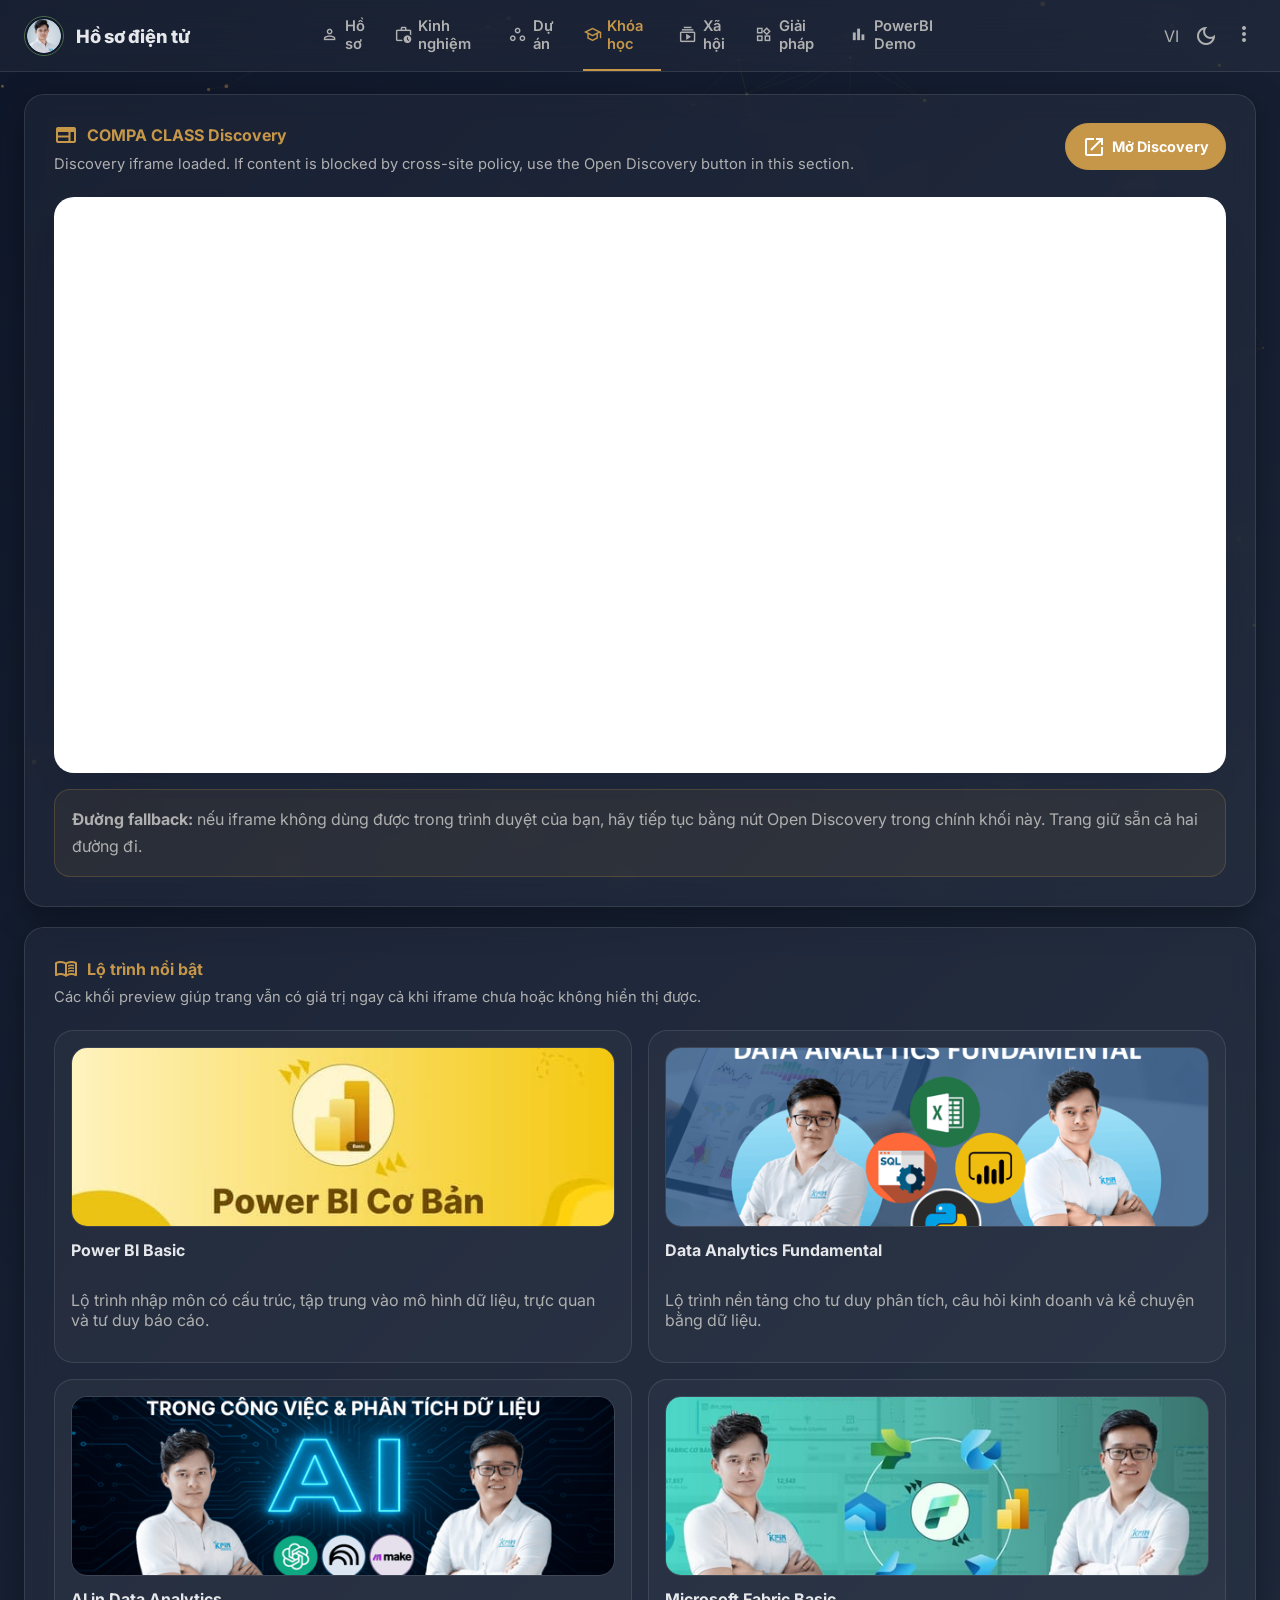
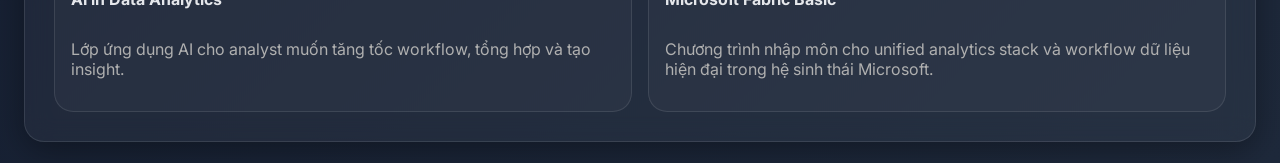
<file: courses.html>
<!DOCTYPE html>
<html class="dark" lang="vi">

<head>
    <meta charset="utf-8" />
    <meta content="width=device-width, initial-scale=1.0" name="viewport" />
    <title>Courses | Nguyen Quang Duc</title>
    <link href="https://fonts.googleapis.com/css2?family=Inter:wght@300;400;500;600;700;800&amp;display=swap"
        rel="stylesheet" />
    <link
        href="https://fonts.googleapis.com/css2?family=Material+Symbols+Outlined:wght,FILL@100..700,0..1&amp;display=swap"
        rel="stylesheet" />
    <link href="./assets/css/subpage-shell.css" rel="stylesheet" />
</head>

<body data-page="courses">
    <canvas id="bgCanvas" class="shell-canvas"></canvas>

    <div class="site-shell">
        <header class="site-header">
            <a class="brand" href="./index.html">
                <img alt="Nguyen Quang Duc" src="./assets/images/KPIM-Duc-Nguyen.png" />
                <span class="brand-title t-lang" data-en="E-Profile" data-vi="Hồ sơ điện tử">E-Profile</span>
            </a>

            <nav class="top-nav">
                <a class="nav-link" data-page-link="profile" href="./index.html"><span
                        class="material-symbols-outlined">person</span><span class="t-lang" data-en="Profile"
                        data-vi="Hồ sơ">Profile</span></a>
                <a class="nav-link" data-page-link="experience" href="./experience.html"><span
                        class="material-symbols-outlined">work_history</span><span class="t-lang" data-en="Experience"
                        data-vi="Kinh nghiệm">Experience</span></a>
                <a class="nav-link" data-page-link="projects" href="./projects.html"><span
                        class="material-symbols-outlined">workspaces</span><span class="t-lang" data-en="Projects"
                        data-vi="Dự án">Projects</span></a>
                <a class="nav-link" data-page-link="courses" href="./courses.html"><span
                        class="material-symbols-outlined">school</span><span class="t-lang" data-en="Courses"
                        data-vi="Khóa học">Courses</span></a>
                <a class="nav-link" data-page-link="socials" href="./socials.html"><span
                        class="material-symbols-outlined">subscriptions</span><span class="t-lang" data-en="Socials"
                        data-vi="Xã hội">Socials</span></a>
                <a class="nav-link" data-page-link="solutions" href="./solutions.html"><span
                        class="material-symbols-outlined">widgets</span><span class="t-lang" data-en="Solutions"
                        data-vi="Giải pháp">Solutions</span></a>
                <a class="nav-link" data-page-link="powerbi" href="./powerbi.html"><span
                        class="material-symbols-outlined">bar_chart</span><span class="t-lang"
                        data-en="PowerBI Demo" data-vi="PowerBI Demo">PowerBI Demo</span></a>
            </nav>

            <div class="header-actions">
                <button class="header-icon-btn" id="lang-toggle-btn" type="button">VI</button>
                <button class="header-icon-btn material-symbols-outlined" id="theme-toggle-btn"
                    type="button">dark_mode</button>
            </div>
        </header>

        <main class="shell-main">
            <section class="glass-panel hero-panel course-embed-shell">
                <div class="section-head">
                    <div>
                        <h2 class="section-title"><span class="material-symbols-outlined">web</span><span class="t-lang"
                                data-en="COMPA CLASS Discovery" data-vi="COMPA CLASS Discovery">COMPA CLASS
                                Discovery</span></h2>
                        <p class="section-subtitle" id="embedStatus"><span class="t-lang"
                                data-en="Trying to load the discovery page directly inside this screen."
                                data-vi="Đang thử tải trực tiếp trang discovery trong màn hình này.">Trying to load the
                                discovery page directly inside this screen.</span></p>
                    </div>
                    <a class="button-link primary" href="https://compaclass.com/discovery" rel="noreferrer"
                        target="_blank">
                        <span class="material-symbols-outlined">open_in_new</span>
                        <span class="t-lang" data-en="Open Discovery" data-vi="Mở Discovery">Open Discovery</span>
                    </a>
                </div>

                <div class="embed-panel course-embed-panel">
                    <iframe id="discoveryFrame" loading="lazy" src="https://compaclass.com/discovery"
                        title="COMPA Discovery"></iframe>
                </div>

                <div class="embed-fallback" id="embedFallback" style="margin-top: 1rem;">
                    <strong class="t-lang" data-en="Fallback route:" data-vi="Đường fallback:">Fallback route:</strong>
                    <span class="t-lang"
                        data-en="if the iframe cannot be used in your browser, continue through the Open Discovery button in this section. This page intentionally keeps both paths available."
                        data-vi="nếu iframe không dùng được trong trình duyệt của bạn, hãy tiếp tục bằng nút Open Discovery trong chính khối này. Trang giữ sẵn cả hai đường đi.">
                        if the iframe cannot be used in your browser, continue through the Open Discovery button in
                        this section. This page intentionally keeps both paths available.
                    </span>
                </div>
            </section>

            <section class="glass-panel hero-panel">
                <div class="section-head">
                    <div>
                        <h2 class="section-title"><span class="material-symbols-outlined">menu_book</span><span
                                class="t-lang" data-en="Featured Learning Tracks" data-vi="Lộ trình nổi bật">Featured
                                Learning Tracks</span></h2>
                        <p class="section-subtitle t-lang"
                            data-en="Preview content blocks that still make the page meaningful even before or without iframe success."
                            data-vi="Các khối preview giúp trang vẫn có giá trị ngay cả khi iframe chưa hoặc không hiển thị được.">
                            Preview content blocks that still make the page meaningful even before or without iframe
                            success.
                        </p>
                    </div>
                </div>

                <div class="channel-grid">
                    <article class="social-card">
                        <img alt="Power BI Basic" src="./assets/images/powerbi_coban_compaclass.jpg" />
                        <h3>Power BI Basic</h3>
                        <p class="muted t-lang"
                            data-en="Structured onboarding track focused on modeling, visuals, and report thinking."
                            data-vi="Lộ trình nhập môn có cấu trúc, tập trung vào mô hình dữ liệu, trực quan và tư duy báo cáo.">
                            Structured onboarding track focused on modeling, visuals, and report thinking.
                        </p>
                    </article>
                    <article class="social-card">
                        <img alt="Data Analytics Fundamental" src="./assets/images/data-analytics-fundamental.webp" />
                        <h3>Data Analytics Fundamental</h3>
                        <p class="muted t-lang"
                            data-en="Foundational path for analytics thinking, business questions, and data storytelling."
                            data-vi="Lộ trình nền tảng cho tư duy phân tích, câu hỏi kinh doanh và kể chuyện bằng dữ liệu.">
                            Foundational path for analytics thinking, business questions, and data storytelling.
                        </p>
                    </article>
                    <article class="social-card">
                        <img alt="AI in Data Analytics" src="./assets/images/ai-data-analytics.webp" />
                        <h3>AI in Data Analytics</h3>
                        <p class="muted t-lang"
                            data-en="Applied AI layer for analysts who want faster workflows, synthesis, and insight generation."
                            data-vi="Lớp ứng dụng AI cho analyst muốn tăng tốc workflow, tổng hợp và tạo insight.">
                            Applied AI layer for analysts who want faster workflows, synthesis, and insight generation.
                        </p>
                    </article>
                    <article class="social-card">
                        <img alt="Microsoft Fabric" src="./assets/images/ms-fabric-basic.webp" />
                        <h3>Microsoft Fabric Basic</h3>
                        <p class="muted t-lang"
                            data-en="Introductory program for unified analytics stacks and modern Microsoft data workflows."
                            data-vi="Chương trình nhập môn cho unified analytics stack và workflow dữ liệu hiện đại trong hệ sinh thái Microsoft.">
                            Introductory program for unified analytics stacks and modern Microsoft data workflows.
                        </p>
                    </article>
                </div>
            </section>
        </main>

        <nav class="bottom-nav">
            <a class="bottom-link" data-page-link="profile" href="./index.html"><span
                    class="material-symbols-outlined">person</span><span class="t-lang" data-en="Profile"
                    data-vi="Hồ sơ">Profile</span></a>
            <a class="bottom-link" data-page-link="experience" href="./experience.html"><span
                    class="material-symbols-outlined">work_history</span><span class="t-lang" data-en="Exp"
                    data-vi="KN">Exp</span></a>
            <a class="bottom-link" data-page-link="projects" href="./projects.html"><span
                    class="material-symbols-outlined">workspaces</span><span class="t-lang" data-en="Projects"
                    data-vi="Dự án">Projects</span></a>
            <a class="bottom-link" data-page-link="courses" href="./courses.html"><span
                    class="material-symbols-outlined">school</span><span class="t-lang" data-en="Courses"
                    data-vi="Khóa học">Courses</span></a>
            <a class="bottom-link" data-page-link="socials" href="./socials.html"><span
                    class="material-symbols-outlined">subscriptions</span><span class="t-lang" data-en="Social"
                    data-vi="XH">Social</span></a>
            <a class="bottom-link" data-page-link="solutions" href="./solutions.html"><span
                    class="material-symbols-outlined">widgets</span><span class="t-lang" data-en="Solutions"
                    data-vi="Giải pháp">Solutions</span></a>
            <a class="bottom-link" data-page-link="powerbi" href="./powerbi.html"><span
                    class="material-symbols-outlined">bar_chart</span><span class="t-lang" data-en="PowerBI"
                    data-vi="PowerBI">PowerBI</span></a>
        </nav>
    </div>

    <script src="./assets/js/subpage-shell.js"></script>
    <script>
        document.addEventListener("DOMContentLoaded", () => {
            const frame = document.getElementById("discoveryFrame");
            const status = document.getElementById("embedStatus");
            let marked = false;

            frame.addEventListener("load", () => {
                marked = true;
                status.textContent = "Discovery iframe loaded. If content is blocked by cross-site policy, use the Open Discovery button in this section.";
            });

            setTimeout(() => {
                if (marked) return;
                status.textContent = "Embed may be blocked in this browser or by remote page policy. Use the Open Discovery button in this section.";
            }, 4500);
        });
    </script>
</body>

</html>
</file>
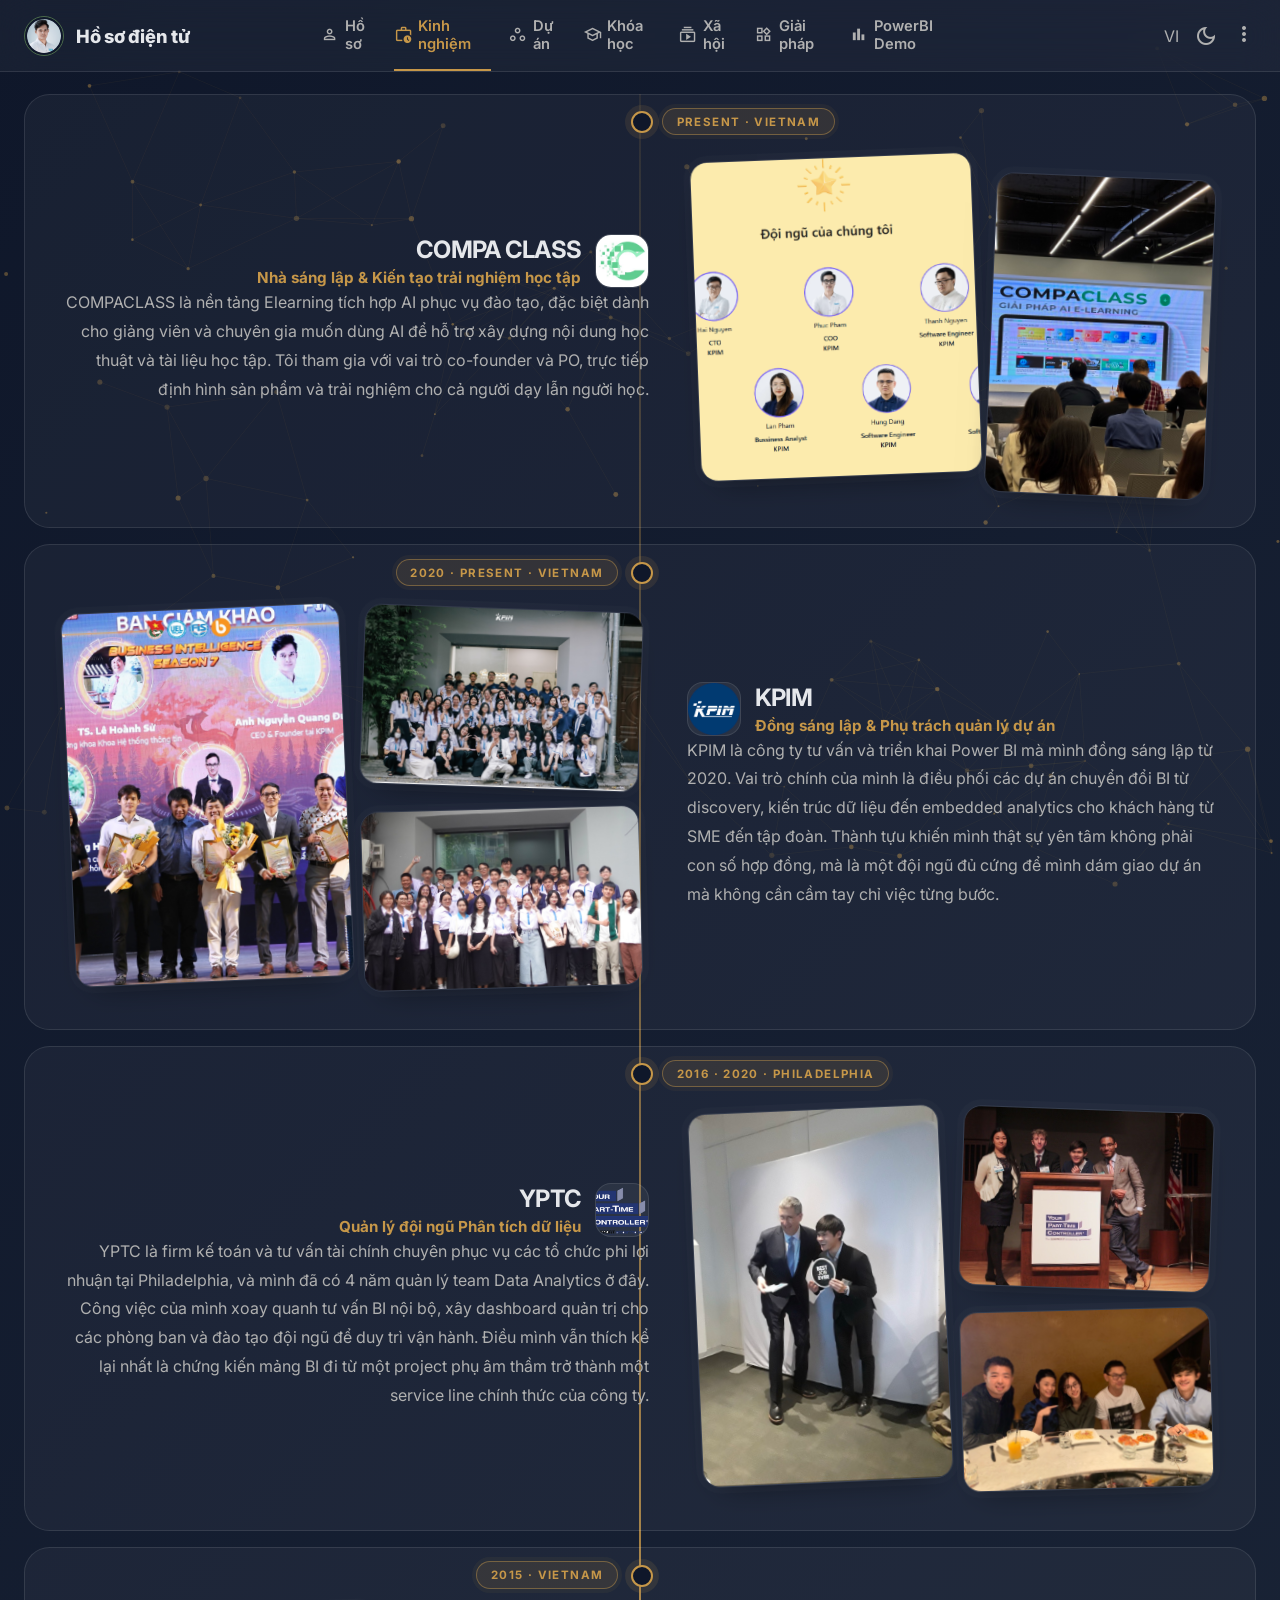
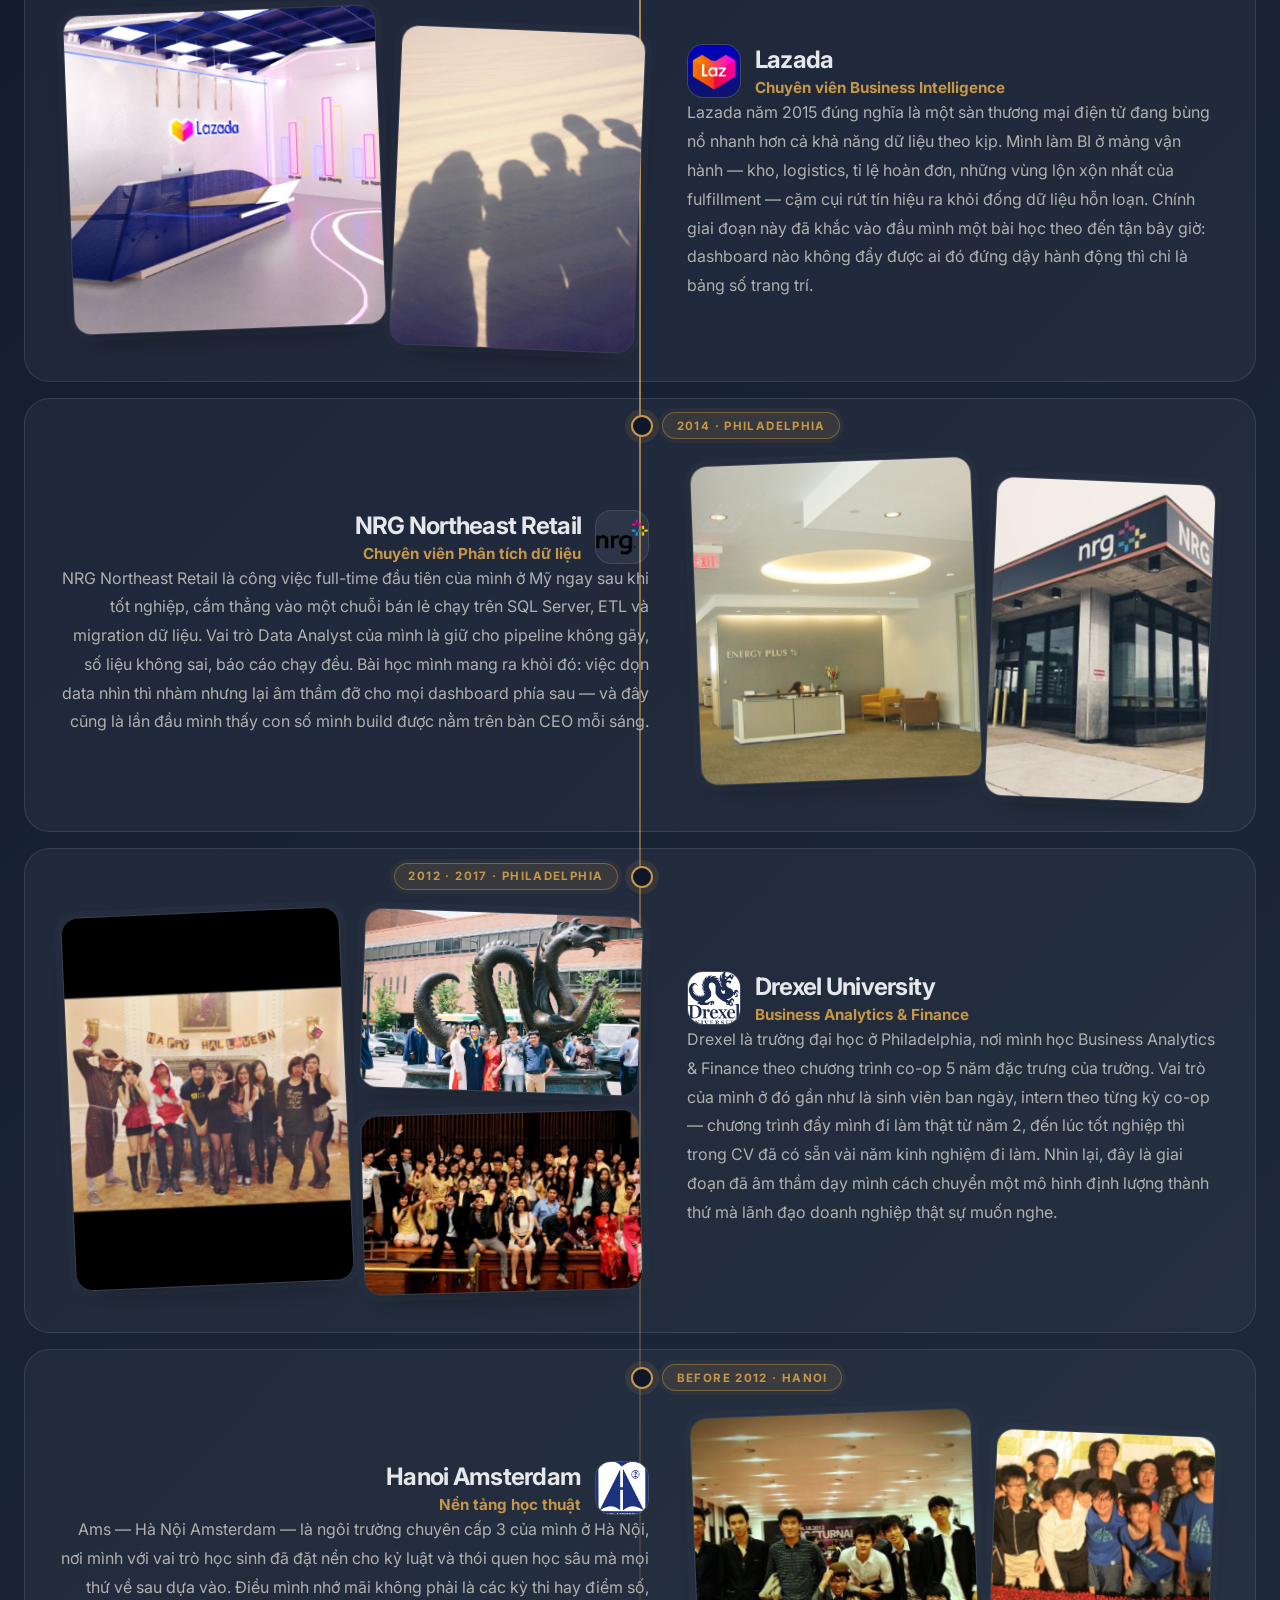
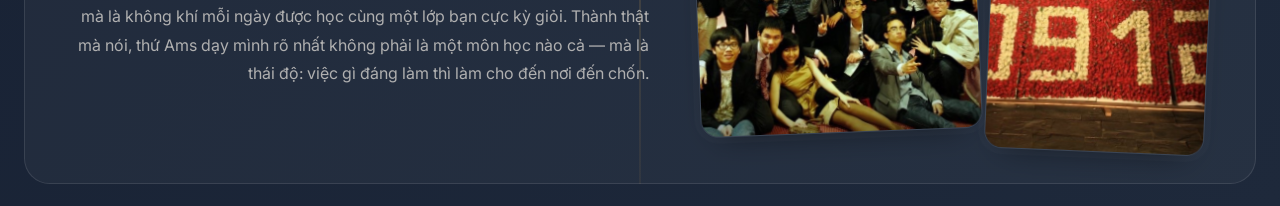
<file: experience.html>
<!DOCTYPE html>
<html class="dark" lang="vi">

<head>
    <meta charset="utf-8" />
    <meta content="width=device-width, initial-scale=1.0" name="viewport" />
    <title>Experience | Nguyen Quang Duc</title>
    <link href="https://fonts.googleapis.com/css2?family=Inter:wght@300;400;500;600;700;800&amp;display=swap"
        rel="stylesheet" />
    <link
        href="https://fonts.googleapis.com/css2?family=Material+Symbols+Outlined:wght,FILL@100..700,0..1&amp;display=swap"
        rel="stylesheet" />
    <link href="./assets/css/subpage-shell.css" rel="stylesheet" />
</head>

<body data-page="experience">
    <canvas id="bgCanvas" class="shell-canvas"></canvas>

    <div class="site-shell">
        <header class="site-header">
            <a class="brand" href="./index.html">
                <img alt="Nguyen Quang Duc" src="./assets/images/KPIM-Duc-Nguyen.png" />
                <span class="brand-title t-lang" data-en="E-Profile" data-vi="Hồ sơ điện tử">E-Profile</span>
            </a>

            <nav class="top-nav">
                <a class="nav-link" data-page-link="profile" href="./index.html">
                    <span class="material-symbols-outlined">person</span>
                    <span class="t-lang" data-en="Profile" data-vi="Hồ sơ">Profile</span>
                </a>
                <a class="nav-link" data-page-link="experience" href="./experience.html">
                    <span class="material-symbols-outlined">work_history</span>
                    <span class="t-lang" data-en="Experience" data-vi="Kinh nghiệm">Experience</span>
                </a>
                <a class="nav-link" data-page-link="projects" href="./projects.html">
                    <span class="material-symbols-outlined">workspaces</span>
                    <span class="t-lang" data-en="Projects" data-vi="Dự án">Projects</span>
                </a>
                <a class="nav-link" data-page-link="courses" href="./courses.html">
                    <span class="material-symbols-outlined">school</span>
                    <span class="t-lang" data-en="Courses" data-vi="Khóa học">Courses</span>
                </a>
                <a class="nav-link" data-page-link="socials" href="./socials.html">
                    <span class="material-symbols-outlined">subscriptions</span>
                    <span class="t-lang" data-en="Socials" data-vi="Xã hội">Socials</span>
                </a>
                <a class="nav-link" data-page-link="solutions" href="./solutions.html">
                    <span class="material-symbols-outlined">widgets</span>
                    <span class="t-lang" data-en="Solutions" data-vi="Giải pháp">Solutions</span>
                </a>
                <a class="nav-link" data-page-link="powerbi" href="./powerbi.html">
                    <span class="material-symbols-outlined">bar_chart</span>
                    <span class="t-lang" data-en="PowerBI Demo" data-vi="PowerBI Demo">PowerBI Demo</span>
                </a>
            </nav>

            <div class="header-actions">
                <button class="header-icon-btn" id="lang-toggle-btn" type="button">VI</button>
                <button class="header-icon-btn material-symbols-outlined" id="theme-toggle-btn"
                    type="button">dark_mode</button>
            </div>
        </header>

        <main class="shell-main">
            <section class="timeline-shell" id="career-timeline">
                <article class="chapter">
                    <div class="chapter-text">
                        <div class="chapter-head">
                            <div class="chapter-org">
                                <img alt="COMPA CLASS" src="./assets/images/COMPA-CLASS.jpg" />
                                <div>
                                    <h2>COMPA CLASS</h2>
                                    <p class="chapter-role t-lang" data-en="Founder &amp; Learning Experience Builder"
                                        data-vi="Nhà sáng lập &amp; Kiến tạo trải nghiệm học tập">Founder &amp; Learning
                                        Experience Builder</p>
                                </div>
                            </div>
                            <div class="chapter-time">Present · Vietnam</div>
                        </div>
                        <div class="chapter-copy">
                            <p class="t-lang"
                                data-en="COMPACLASS is an AI-integrated e-learning platform built for training — specifically for instructors and subject-matter experts who want to use AI to help craft academic content and course materials. I joined as co-founder and PO, shaping the product and the experience for both the people teaching and the people learning."
                                data-vi="COMPACLASS là nền tảng Elearning tích hợp AI phục vụ đào tạo, đặc biệt dành cho giảng viên và chuyên gia muốn dùng AI để hỗ trợ xây dựng nội dung học thuật và tài liệu học tập. Tôi tham gia với vai trò co-founder và PO, trực tiếp định hình sản phẩm và trải nghiệm cho cả người dạy lẫn người học.">
                                COMPACLASS is an AI-integrated e-learning platform built for training — specifically
                                for instructors and subject-matter experts who want to use AI to help craft academic
                                content and course materials. I joined as co-founder and PO, shaping the product and
                                the experience for both the people teaching and the people learning.
                            </p>
                        </div>
                    </div>
                    <div class="photo-book photo-book--2">
                        <img alt="COMPA CLASS visual 1" src="./assets/images/compa/Screenshot%202026-04-21%20223448.png" />
                        <img alt="COMPA CLASS visual 2" src="./assets/images/compa/500755613_122189564984280138_2094216096463381562_n.jpg" />
                    </div>
                </article>

                <article class="chapter chapter--alt">
                    <div class="chapter-text">
                        <div class="chapter-head">
                            <div class="chapter-org">
                                <img alt="KPIM" src="./assets/images/Picture3.png" />
                                <div>
                                    <h2>KPIM</h2>
                                    <p class="chapter-role t-lang" data-en="Co-founder &amp; Project Management Lead"
                                        data-vi="Đồng sáng lập &amp; Phụ trách quản lý dự án">Co-founder &amp; Project
                                        Management Lead</p>
                                </div>
                            </div>
                            <div class="chapter-time">2020 · Present · Vietnam</div>
                        </div>
                        <div class="chapter-copy">
                            <p class="t-lang"
                                data-en="KPIM is the Power BI consulting and delivery firm I co-founded back in 2020. My role is leading BI transformation projects end-to-end — discovery, data architecture, embedded analytics, client conversations — for clients ranging from SMEs to large enterprises. The achievement that actually lets me sleep at night isn't the deal count, it's having built a team sharp enough that I can hand over complex engagements without holding anyone's hand step-by-step."
                                data-vi="KPIM là công ty tư vấn và triển khai Power BI mà mình đồng sáng lập từ 2020. Vai trò chính của mình là điều phối các dự án chuyển đổi BI từ discovery, kiến trúc dữ liệu đến embedded analytics cho khách hàng từ SME đến tập đoàn. Thành tựu khiến mình thật sự yên tâm không phải con số hợp đồng, mà là một đội ngũ đủ cứng để mình dám giao dự án mà không cần cầm tay chỉ việc từng bước.">
                                KPIM is the Power BI consulting and delivery firm I co-founded back in 2020. My role is
                                leading BI transformation projects end-to-end — discovery, data architecture, embedded
                                analytics, client conversations — for clients ranging from SMEs to large enterprises.
                                The achievement that actually lets me sleep at night isn't the deal count, it's having
                                built a team sharp enough that I can hand over complex engagements without holding
                                anyone's hand step-by-step.
                            </p>
                        </div>
                    </div>
                    <div class="photo-book photo-book--3">
                        <img alt="KPIM visual 1" src="./assets/images/kpim/thumb-event-13-1.png" />
                        <img alt="KPIM visual 2" src="./assets/images/kpim/thumb-event-14-1.png" />
                        <img alt="KPIM visual 3" src="./assets/images/kpim/thumb-event-19.png" />
                    </div>
                </article>

                <article class="chapter">
                    <div class="chapter-text">
                        <div class="chapter-head">
                            <div class="chapter-org">
                                <img alt="YPTC" src="./assets/images/YPTC-Logo.png" />
                                <div>
                                    <h2>YPTC</h2>
                                    <p class="chapter-role t-lang" data-en="Data Analytics Team Manager"
                                        data-vi="Quản lý đội ngũ Phân tích dữ liệu">Data Analytics Team Manager</p>
                                </div>
                            </div>
                            <div class="chapter-time">2016 · 2020 · Philadelphia</div>
                        </div>
                        <div class="chapter-copy">
                            <p class="t-lang"
                                data-en="YPTC is an accounting and financial advisory firm serving non-profits in Philadelphia, and I spent four years there managing the Data Analytics team. My work was internal BI consulting, building executive dashboards across departments, and training analysts to keep the lights on. The part I still enjoy telling people about is watching BI graduate from a quiet side project into one of the firm's formal service lines."
                                data-vi="YPTC là firm kế toán và tư vấn tài chính chuyên phục vụ các tổ chức phi lợi nhuận tại Philadelphia, và mình đã có 4 năm quản lý team Data Analytics ở đây. Công việc của mình xoay quanh tư vấn BI nội bộ, xây dashboard quản trị cho các phòng ban và đào tạo đội ngũ để duy trì vận hành. Điều mình vẫn thích kể lại nhất là chứng kiến mảng BI đi từ một project phụ âm thầm trở thành một service line chính thức của công ty.">
                                YPTC is an accounting and financial advisory firm serving non-profits in Philadelphia,
                                and I spent four years there managing the Data Analytics team. My work was internal BI
                                consulting, building executive dashboards across departments, and training analysts to
                                keep the lights on. The part I still enjoy telling people about is watching BI
                                graduate from a quiet side project into one of the firm's formal service lines.
                            </p>
                        </div>
                    </div>
                    <div class="photo-book photo-book--3">
                        <img alt="YPTC visual 1" src="./assets/images/yptc/Image%20(2).jpg" />
                        <img alt="YPTC visual 2" src="./assets/images/yptc/Image%20(3).jpg" />
                        <img alt="YPTC visual 3" src="./assets/images/yptc/Image%20(4).jpg" />
                    </div>
                </article>

                <article class="chapter chapter--alt">
                    <div class="chapter-text">
                        <div class="chapter-head">
                            <div class="chapter-org">
                                <img alt="Lazada" src="./assets/images/logo-lazada.png" />
                                <div>
                                    <h2>Lazada</h2>
                                    <p class="chapter-role t-lang" data-en="Business Intelligence Analyst"
                                        data-vi="Chuyên viên Business Intelligence">Business Intelligence Analyst</p>
                                </div>
                            </div>
                            <div class="chapter-time">2015 · Vietnam</div>
                        </div>
                        <div class="chapter-copy">
                            <p class="t-lang"
                                data-en="Lazada in 2015 was, quite literally, an e-commerce marketplace exploding faster than its data could keep up. I worked on the operations side as a BI analyst — warehouses, logistics, return rates, the messy middle of fulfillment — pulling signal out of chaos. This is the chapter that drilled a lesson I still live by: a dashboard that doesn't make someone stand up and act is just decoration."
                                data-vi="Lazada năm 2015 đúng nghĩa là một sàn thương mại điện tử đang bùng nổ nhanh hơn cả khả năng dữ liệu theo kịp. Mình làm BI ở mảng vận hành — kho, logistics, tỉ lệ hoàn đơn, những vùng lộn xộn nhất của fulfillment — cặm cụi rút tín hiệu ra khỏi đống dữ liệu hỗn loạn. Chính giai đoạn này đã khắc vào đầu mình một bài học theo đến tận bây giờ: dashboard nào không đẩy được ai đó đứng dậy hành động thì chỉ là bảng số trang trí.">
                                Lazada in 2015 was, quite literally, an e-commerce marketplace exploding faster than
                                its data could keep up. I worked on the operations side as a BI analyst — warehouses,
                                logistics, return rates, the messy middle of fulfillment — pulling signal out of
                                chaos. This is the chapter that drilled a lesson I still live by: a dashboard that
                                doesn't make someone stand up and act is just decoration.
                            </p>
                        </div>
                    </div>
                    <div class="photo-book photo-book--2">
                        <img alt="Lazada visual 1" src="./assets/images/lazada/26-tru-so-lazada.jpg" />
                        <img alt="Lazada visual 2" src="./assets/images/lazada/465568648_9461955590487672_160545721048488309_n.jpg" />
                    </div>
                </article>

                <article class="chapter">
                    <div class="chapter-text">
                        <div class="chapter-head">
                            <div class="chapter-org">
                                <img alt="NRG" src="./assets/images/NRG-logo.png" />
                                <div>
                                    <h2>NRG Northeast Retail</h2>
                                    <p class="chapter-role t-lang" data-en="Data Analyst"
                                        data-vi="Chuyên viên Phân tích dữ liệu">Data Analyst</p>
                                </div>
                            </div>
                            <div class="chapter-time">2014 · Philadelphia</div>
                        </div>
                        <div class="chapter-copy">
                            <p class="t-lang"
                                data-en="NRG Northeast Retail was my first full-time gig in the US right out of school, plugged straight into a retail chain that lived on SQL Server, ETL jobs and data migrations. My role as a Data Analyst was to keep the pipelines healthy, the reports honest, and the numbers moving. The takeaway I carried out of there: cleaning data looks unglamorous but quietly props up every dashboard that comes after — and it was the first time I saw numbers I'd built land on a CEO's desk every single morning."
                                data-vi="NRG Northeast Retail là công việc full-time đầu tiên của mình ở Mỹ ngay sau khi tốt nghiệp, cắm thẳng vào một chuỗi bán lẻ chạy trên SQL Server, ETL và migration dữ liệu. Vai trò Data Analyst của mình là giữ cho pipeline không gãy, số liệu không sai, báo cáo chạy đều. Bài học mình mang ra khỏi đó: việc dọn data nhìn thì nhàm nhưng lại âm thầm đỡ cho mọi dashboard phía sau — và đây cũng là lần đầu mình thấy con số mình build được nằm trên bàn CEO mỗi sáng.">
                                NRG Northeast Retail was my first full-time gig in the US right out of school, plugged
                                straight into a retail chain that lived on SQL Server, ETL jobs and data migrations. My
                                role as a Data Analyst was to keep the pipelines healthy, the reports honest, and the
                                numbers moving. The takeaway I carried out of there: cleaning data looks unglamorous
                                but quietly props up every dashboard that comes after — and it was the first time I
                                saw numbers I'd built land on a CEO's desk every single morning.
                            </p>
                        </div>
                    </div>
                    <div class="photo-book photo-book--2">
                        <img alt="NRG visual 1" src="./assets/images/nrg/picture-230-copy.jpg" />
                        <img alt="NRG visual 2" src="./assets/images/nrg/348s.jpg" />
                    </div>
                </article>

                <article class="chapter chapter--alt">
                    <div class="chapter-text">
                        <div class="chapter-head">
                            <div class="chapter-org">
                                <img alt="Drexel University" src="./assets/images/drexel-logo.jpg" />
                                <div>
                                    <h2>Drexel University</h2>
                                    <p class="chapter-role t-lang" data-en="Business Analytics &amp; Finance"
                                        data-vi="Business Analytics &amp; Finance">Business Analytics &amp; Finance</p>
                                </div>
                            </div>
                            <div class="chapter-time">2012 · 2017 · Philadelphia</div>
                        </div>
                        <div class="chapter-copy">
                            <p class="t-lang"
                                data-en="Drexel is the Philadelphia university where I studied Business Analytics & Finance under its signature 5-year co-op program. My role there was essentially student-by-day, intern-by-rotation — the co-op pushed me into real jobs from sophomore year, so by graduation I already had a couple of years of working experience baked into the resume. Looking back, that's the chapter that quietly taught me how to translate a quant model into something a business leader actually wants to hear."
                                data-vi="Drexel là trường đại học ở Philadelphia, nơi mình học Business Analytics & Finance theo chương trình co-op 5 năm đặc trưng của trường. Vai trò của mình ở đó gần như là sinh viên ban ngày, intern theo từng kỳ co-op — chương trình đẩy mình đi làm thật từ năm 2, đến lúc tốt nghiệp thì trong CV đã có sẵn vài năm kinh nghiệm đi làm. Nhìn lại, đây là giai đoạn đã âm thầm dạy mình cách chuyển một mô hình định lượng thành thứ mà lãnh đạo doanh nghiệp thật sự muốn nghe.">
                                Drexel is the Philadelphia university where I studied Business Analytics & Finance
                                under its signature 5-year co-op program. My role there was essentially student-by-day,
                                intern-by-rotation — the co-op pushed me into real jobs from sophomore year, so by
                                graduation I already had a couple of years of working experience baked into the
                                resume. Looking back, that's the chapter that quietly taught me how to translate a
                                quant model into something a business leader actually wants to hear.
                            </p>
                        </div>
                    </div>
                    <div class="photo-book photo-book--3">
                        <img alt="Drexel visual 1" src="./assets/images/drexel/Image.png" />
                        <img alt="Drexel visual 2" src="./assets/images/drexel/466997923_9528820540467843_5253106937595259736_n.jpg" />
                        <img alt="Drexel visual 3" src="./assets/images/drexel/Image%20(5).jpg" />
                    </div>
                </article>

                <article class="chapter">
                    <div class="chapter-text">
                        <div class="chapter-head">
                            <div class="chapter-org">
                                <img alt="Hanoi Amsterdam" src="./assets/images/hnamsterdam-logo.jpg" />
                                <div>
                                    <h2>Hanoi Amsterdam</h2>
                                    <p class="chapter-role t-lang" data-en="Academic Foundation"
                                        data-vi="Nền tảng học thuật">Academic Foundation</p>
                                </div>
                            </div>
                            <div class="chapter-time">Before 2012 · Hanoi</div>
                        </div>
                        <div class="chapter-copy">
                            <p class="t-lang"
                                data-en="Ams — Hanoi Amsterdam — is the specialized high school back in Hanoi where, as a student, I first built the discipline and deep-learning habits that everything else rested on. The part I remember most isn't the exams or the grades, it's the daily atmosphere of studying alongside a ridiculously sharp group of classmates. Honestly, the clearest thing Ams taught me wasn't a subject — it was an attitude: if something is worth doing, do it properly all the way to the end."
                                data-vi="Ams — Hà Nội Amsterdam — là ngôi trường chuyên cấp 3 của mình ở Hà Nội, nơi mình với vai trò học sinh đã đặt nền cho kỷ luật và thói quen học sâu mà mọi thứ về sau dựa vào. Điều mình nhớ mãi không phải là các kỳ thi hay điểm số, mà là không khí mỗi ngày được học cùng một lớp bạn cực kỳ giỏi. Thành thật mà nói, thứ Ams dạy mình rõ nhất không phải là một môn học nào cả — mà là thái độ: việc gì đáng làm thì làm cho đến nơi đến chốn.">
                                Ams — Hanoi Amsterdam — is the specialized high school back in Hanoi where, as a
                                student, I first built the discipline and deep-learning habits that everything else
                                rested on. The part I remember most isn't the exams or the grades, it's the daily
                                atmosphere of studying alongside a ridiculously sharp group of classmates. Honestly,
                                the clearest thing Ams taught me wasn't a subject — it was an attitude: if something
                                is worth doing, do it properly all the way to the end.
                            </p>
                        </div>
                    </div>
                    <div class="photo-book photo-book--2">
                        <img alt="Hanoi Amsterdam visual 1" src="./assets/images/ams/Image%20(6).jpg" />
                        <img alt="Hanoi Amsterdam visual 2" src="./assets/images/ams/Image%20(8).jpg" />
                    </div>
                </article>
            </section>
        </main>

        <nav class="bottom-nav">
            <a class="bottom-link" data-page-link="profile" href="./index.html">
                <span class="material-symbols-outlined">person</span>
                <span class="t-lang" data-en="Profile" data-vi="Hồ sơ">Profile</span>
            </a>
            <a class="bottom-link" data-page-link="experience" href="./experience.html">
                <span class="material-symbols-outlined">work_history</span>
                <span class="t-lang" data-en="Exp" data-vi="KN">Exp</span>
            </a>
            <a class="bottom-link" data-page-link="projects" href="./projects.html">
                <span class="material-symbols-outlined">workspaces</span>
                <span class="t-lang" data-en="Projects" data-vi="Dự án">Projects</span>
            </a>
            <a class="bottom-link" data-page-link="courses" href="./courses.html">
                <span class="material-symbols-outlined">school</span>
                <span class="t-lang" data-en="Courses" data-vi="Khóa học">Courses</span>
            </a>
            <a class="bottom-link" data-page-link="socials" href="./socials.html">
                <span class="material-symbols-outlined">subscriptions</span>
                <span class="t-lang" data-en="Social" data-vi="XH">Social</span>
            </a>
            <a class="bottom-link" data-page-link="solutions" href="./solutions.html">
                <span class="material-symbols-outlined">widgets</span>
                <span class="t-lang" data-en="Solutions" data-vi="Giải pháp">Solutions</span>
            </a>
            <a class="bottom-link" data-page-link="powerbi" href="./powerbi.html">
                <span class="material-symbols-outlined">bar_chart</span>
                <span class="t-lang" data-en="PowerBI" data-vi="PowerBI">PowerBI</span>
            </a>
        </nav>
    </div>

    <script src="./assets/js/subpage-shell.js"></script>
</body>

</html>
</file>
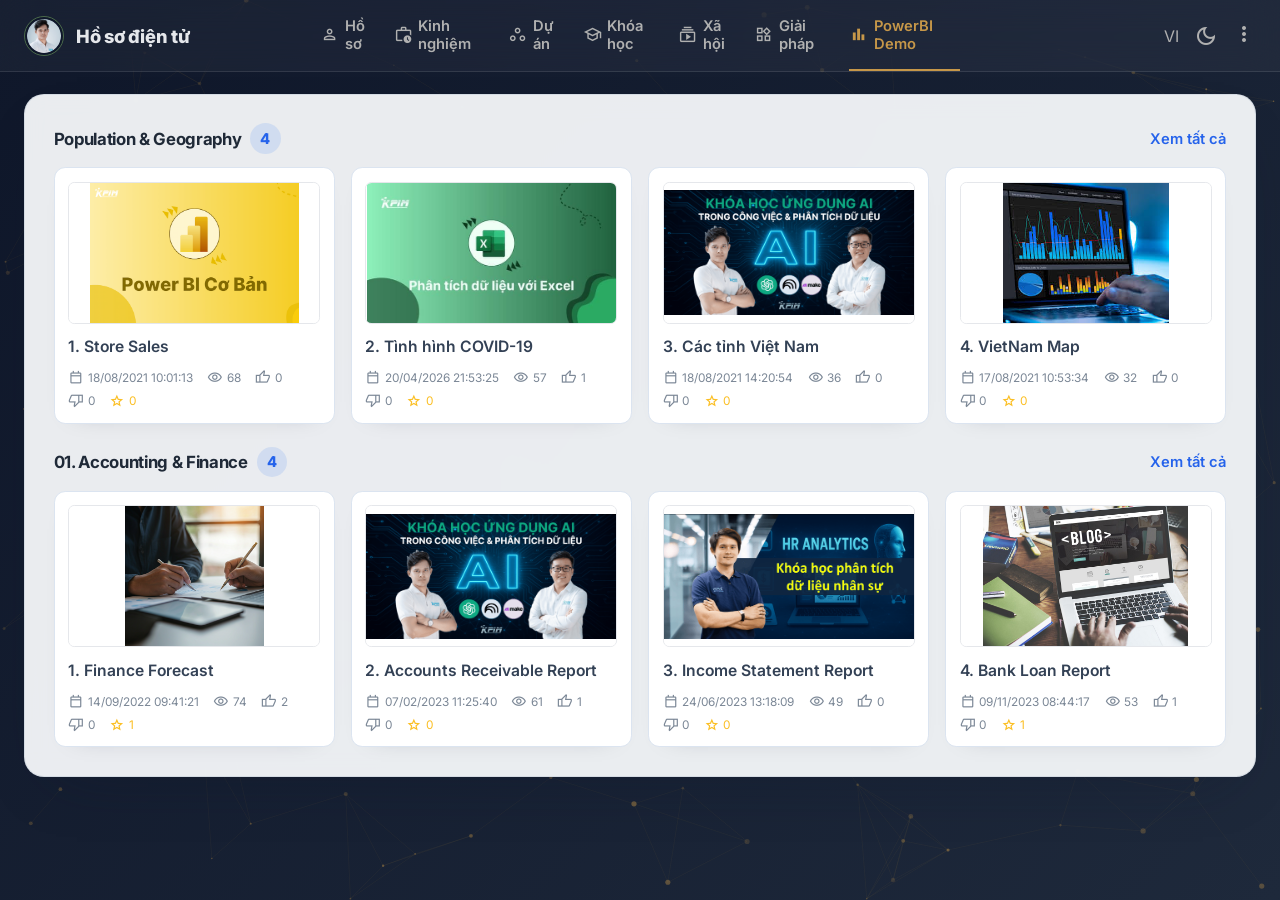
<file: powerbi.html>
<!DOCTYPE html>
<html class="dark" lang="vi">

<head>
    <meta charset="utf-8" />
    <meta content="width=device-width, initial-scale=1.0" name="viewport" />
    <title>PowerBI Demo | Nguyen Quang Duc</title>
    <link href="https://fonts.googleapis.com/css2?family=Inter:wght@300;400;500;600;700;800&amp;display=swap"
        rel="stylesheet" />
    <link
        href="https://fonts.googleapis.com/css2?family=Material+Symbols+Outlined:wght,FILL@100..700,0..1&amp;display=swap"
        rel="stylesheet" />
    <link href="./assets/css/subpage-shell.css" rel="stylesheet" />
</head>

<body data-page="powerbi">
    <canvas id="bgCanvas" class="shell-canvas"></canvas>

    <div class="site-shell">
        <header class="site-header">
            <a class="brand" href="./index.html">
                <img alt="Nguyen Quang Duc" src="./assets/images/KPIM-Duc-Nguyen.png" />
                <span class="brand-title t-lang" data-en="E-Profile" data-vi="Hồ sơ điện tử">E-Profile</span>
            </a>
            <nav class="top-nav">
                <a class="nav-link" data-page-link="profile" href="./index.html"><span
                        class="material-symbols-outlined">person</span><span class="t-lang" data-en="Profile"
                        data-vi="Hồ sơ">Profile</span></a>
                <a class="nav-link" data-page-link="experience" href="./experience.html"><span
                        class="material-symbols-outlined">work_history</span><span class="t-lang" data-en="Experience"
                        data-vi="Kinh nghiệm">Experience</span></a>
                <a class="nav-link" data-page-link="projects" href="./projects.html"><span
                        class="material-symbols-outlined">workspaces</span><span class="t-lang" data-en="Projects"
                        data-vi="Dự án">Projects</span></a>
                <a class="nav-link" data-page-link="courses" href="./courses.html"><span
                        class="material-symbols-outlined">school</span><span class="t-lang" data-en="Courses"
                        data-vi="Khóa học">Courses</span></a>
                <a class="nav-link" data-page-link="socials" href="./socials.html"><span
                        class="material-symbols-outlined">subscriptions</span><span class="t-lang" data-en="Socials"
                        data-vi="Xã hội">Socials</span></a>
                <a class="nav-link" data-page-link="solutions" href="./solutions.html"><span
                        class="material-symbols-outlined">widgets</span><span class="t-lang" data-en="Solutions"
                        data-vi="Giải pháp">Solutions</span></a>
                <a class="nav-link" data-page-link="powerbi" href="./powerbi.html"><span
                        class="material-symbols-outlined">bar_chart</span><span class="t-lang"
                        data-en="PowerBI Demo" data-vi="PowerBI Demo">PowerBI Demo</span></a>
            </nav>
            <div class="header-actions">
                <button class="header-icon-btn" id="lang-toggle-btn" type="button">VI</button>
                <button class="header-icon-btn material-symbols-outlined" id="theme-toggle-btn"
                    type="button">dark_mode</button>
            </div>
        </header>

        <main class="shell-main">
            <section class="glass-panel hero-panel powerbi-gallery-panel">
                <div class="powerbi-gallery-shell">
                    <section class="powerbi-group">
                        <div class="powerbi-group-head">
                            <div class="powerbi-group-title-wrap">
                                <h2 class="powerbi-group-title">Population &amp; Geography</h2>
                                <span class="powerbi-group-count">4</span>
                            </div>
                            <a class="powerbi-group-link t-lang"
                                href="https://app.powerbi.com/view?r=eyJrIjoiYmY4ODMyOWMtOTRkNC00MDEwLWEyYzItYzEzYmI5NWM4ZmVkIiwidCI6IjQxYWI0MmE5LTM4MWItNDhjZi04YTg1LTcyMDQ2NDkyMjk3NiIsImMiOjEwfQ%3D%3D"
                                rel="noreferrer" target="_blank" data-en="View all" data-vi="Xem tất cả">View all</a>
                        </div>

                        <div class="powerbi-report-grid">
                            <a class="powerbi-report-card"
                                href="https://app.powerbi.com/view?r=eyJrIjoiNTE5NTQyNzUtM2ZjMy00N2MwLTgyOGEtYTc1NzMwYTAzNzVlIiwidCI6IjQxYWI0MmE5LTM4MWItNDhjZi04YTg1LTcyMDQ2NDkyMjk3NiIsImMiOjEwfQ%3D%3D"
                                rel="noreferrer" target="_blank">
                                <div class="powerbi-report-thumb">
                                    <img alt="Store Sales" src="./assets/images/asset_013.png" />
                                </div>
                                <h3 class="powerbi-report-title">1. Store Sales</h3>
                                <div class="powerbi-report-meta">
                                    <span class="powerbi-report-meta-item"><span
                                            class="material-symbols-outlined">calendar_today</span><time>18/08/2021
                                            10:01:13</time></span>
                                    <span class="powerbi-report-meta-item"><span
                                            class="material-symbols-outlined">visibility</span>68</span>
                                    <span class="powerbi-report-meta-item"><span
                                            class="material-symbols-outlined">thumb_up</span>0</span>
                                    <span class="powerbi-report-meta-item"><span
                                            class="material-symbols-outlined">thumb_down</span>0</span>
                                    <span class="powerbi-report-meta-item powerbi-report-meta-item--accent"><span
                                            class="material-symbols-outlined">star</span>0</span>
                                </div>
                            </a>

                            <a class="powerbi-report-card"
                                href="https://app.powerbi.com/view?r=eyJrIjoiYmY4ODMyOWMtOTRkNC00MDEwLWEyYzItYzEzYmI5NWM4ZmVkIiwidCI6IjQxYWI0MmE5LTM4MWItNDhjZi04YTg1LTcyMDQ2NDkyMjk3NiIsImMiOjEwfQ%3D%3D"
                                rel="noreferrer" target="_blank">
                                <div class="powerbi-report-thumb">
                                    <img alt="Tinh hinh COVID-19" src="./assets/images/asset_017.png" />
                                </div>
                                <h3 class="powerbi-report-title">2. Tình hình COVID-19</h3>
                                <div class="powerbi-report-meta">
                                    <span class="powerbi-report-meta-item"><span
                                            class="material-symbols-outlined">calendar_today</span><time>20/04/2026
                                            21:53:25</time></span>
                                    <span class="powerbi-report-meta-item"><span
                                            class="material-symbols-outlined">visibility</span>57</span>
                                    <span class="powerbi-report-meta-item"><span
                                            class="material-symbols-outlined">thumb_up</span>1</span>
                                    <span class="powerbi-report-meta-item"><span
                                            class="material-symbols-outlined">thumb_down</span>0</span>
                                    <span class="powerbi-report-meta-item powerbi-report-meta-item--accent"><span
                                            class="material-symbols-outlined">star</span>0</span>
                                </div>
                            </a>

                            <a class="powerbi-report-card"
                                href="https://app.powerbi.com/view?r=eyJrIjoiYmY4ODMyOWMtOTRkNC00MDEwLWEyYzItYzEzYmI5NWM4ZmVkIiwidCI6IjQxYWI0MmE5LTM4MWItNDhjZi04YTg1LTcyMDQ2NDkyMjk3NiIsImMiOjEwfQ%3D%3D"
                                rel="noreferrer" target="_blank">
                                <div class="powerbi-report-thumb">
                                    <img alt="Cac tinh Viet Nam" src="./assets/images/image.png" />
                                </div>
                                <h3 class="powerbi-report-title">3. Các tỉnh Việt Nam</h3>
                                <div class="powerbi-report-meta">
                                    <span class="powerbi-report-meta-item"><span
                                            class="material-symbols-outlined">calendar_today</span><time>18/08/2021
                                            14:20:54</time></span>
                                    <span class="powerbi-report-meta-item"><span
                                            class="material-symbols-outlined">visibility</span>36</span>
                                    <span class="powerbi-report-meta-item"><span
                                            class="material-symbols-outlined">thumb_up</span>0</span>
                                    <span class="powerbi-report-meta-item"><span
                                            class="material-symbols-outlined">thumb_down</span>0</span>
                                    <span class="powerbi-report-meta-item powerbi-report-meta-item--accent"><span
                                            class="material-symbols-outlined">star</span>0</span>
                                </div>
                            </a>

                            <a class="powerbi-report-card"
                                href="https://app.powerbi.com/view?r=eyJrIjoiNTE5NTQyNzUtM2ZjMy00N2MwLTgyOGEtYTc1NzMwYTAzNzVlIiwidCI6IjQxYWI0MmE5LTM4MWItNDhjZi04YTg1LTcyMDQ2NDkyMjk3NiIsImMiOjEwfQ%3D%3D"
                                rel="noreferrer" target="_blank">
                                <div class="powerbi-report-thumb">
                                    <img alt="VietNam Map" src="./assets/images/images.png" />
                                </div>
                                <h3 class="powerbi-report-title">4. VietNam Map</h3>
                                <div class="powerbi-report-meta">
                                    <span class="powerbi-report-meta-item"><span
                                            class="material-symbols-outlined">calendar_today</span><time>17/08/2021
                                            10:53:34</time></span>
                                    <span class="powerbi-report-meta-item"><span
                                            class="material-symbols-outlined">visibility</span>32</span>
                                    <span class="powerbi-report-meta-item"><span
                                            class="material-symbols-outlined">thumb_up</span>0</span>
                                    <span class="powerbi-report-meta-item"><span
                                            class="material-symbols-outlined">thumb_down</span>0</span>
                                    <span class="powerbi-report-meta-item powerbi-report-meta-item--accent"><span
                                            class="material-symbols-outlined">star</span>0</span>
                                </div>
                            </a>
                        </div>
                    </section>

                    <section class="powerbi-group">
                        <div class="powerbi-group-head">
                            <div class="powerbi-group-title-wrap">
                                <h2 class="powerbi-group-title">01. Accounting &amp; Finance</h2>
                                <span class="powerbi-group-count">4</span>
                            </div>
                            <a class="powerbi-group-link t-lang"
                                href="https://app.powerbi.com/view?r=eyJrIjoiYmY4ODMyOWMtOTRkNC00MDEwLWEyYzItYzEzYmI5NWM4ZmVkIiwidCI6IjQxYWI0MmE5LTM4MWItNDhjZi04YTg1LTcyMDQ2NDkyMjk3NiIsImMiOjEwfQ%3D%3D"
                                rel="noreferrer" target="_blank" data-en="View all" data-vi="Xem tất cả">View all</a>
                        </div>

                        <div class="powerbi-report-grid">
                            <a class="powerbi-report-card"
                                href="https://app.powerbi.com/view?r=eyJrIjoiYmY4ODMyOWMtOTRkNC00MDEwLWEyYzItYzEzYmI5NWM4ZmVkIiwidCI6IjQxYWI0MmE5LTM4MWItNDhjZi04YTg1LTcyMDQ2NDkyMjk3NiIsImMiOjEwfQ%3D%3D"
                                rel="noreferrer" target="_blank">
                                <div class="powerbi-report-thumb">
                                    <img alt="Finance Forecast" src="./assets/images/asset_010.png" />
                                </div>
                                <h3 class="powerbi-report-title">1. Finance Forecast</h3>
                                <div class="powerbi-report-meta">
                                    <span class="powerbi-report-meta-item"><span
                                            class="material-symbols-outlined">calendar_today</span><time>14/09/2022
                                            09:41:21</time></span>
                                    <span class="powerbi-report-meta-item"><span
                                            class="material-symbols-outlined">visibility</span>74</span>
                                    <span class="powerbi-report-meta-item"><span
                                            class="material-symbols-outlined">thumb_up</span>2</span>
                                    <span class="powerbi-report-meta-item"><span
                                            class="material-symbols-outlined">thumb_down</span>0</span>
                                    <span class="powerbi-report-meta-item powerbi-report-meta-item--accent"><span
                                            class="material-symbols-outlined">star</span>1</span>
                                </div>
                            </a>

                            <a class="powerbi-report-card"
                                href="https://app.powerbi.com/view?r=eyJrIjoiNTE5NTQyNzUtM2ZjMy00N2MwLTgyOGEtYTc1NzMwYTAzNzVlIiwidCI6IjQxYWI0MmE5LTM4MWItNDhjZi04YTg1LTcyMDQ2NDkyMjk3NiIsImMiOjEwfQ%3D%3D"
                                rel="noreferrer" target="_blank">
                                <div class="powerbi-report-thumb">
                                    <img alt="Accounts Receivable Report" src="./assets/images/asset_014.png" />
                                </div>
                                <h3 class="powerbi-report-title">2. Accounts Receivable Report</h3>
                                <div class="powerbi-report-meta">
                                    <span class="powerbi-report-meta-item"><span
                                            class="material-symbols-outlined">calendar_today</span><time>07/02/2023
                                            11:25:40</time></span>
                                    <span class="powerbi-report-meta-item"><span
                                            class="material-symbols-outlined">visibility</span>61</span>
                                    <span class="powerbi-report-meta-item"><span
                                            class="material-symbols-outlined">thumb_up</span>1</span>
                                    <span class="powerbi-report-meta-item"><span
                                            class="material-symbols-outlined">thumb_down</span>0</span>
                                    <span class="powerbi-report-meta-item powerbi-report-meta-item--accent"><span
                                            class="material-symbols-outlined">star</span>0</span>
                                </div>
                            </a>

                            <a class="powerbi-report-card"
                                href="https://app.powerbi.com/view?r=eyJrIjoiYmY4ODMyOWMtOTRkNC00MDEwLWEyYzItYzEzYmI5NWM4ZmVkIiwidCI6IjQxYWI0MmE5LTM4MWItNDhjZi04YTg1LTcyMDQ2NDkyMjk3NiIsImMiOjEwfQ%3D%3D"
                                rel="noreferrer" target="_blank">
                                <div class="powerbi-report-thumb">
                                    <img alt="Income Statement Report" src="./assets/images/asset_016.png" />
                                </div>
                                <h3 class="powerbi-report-title">3. Income Statement Report</h3>
                                <div class="powerbi-report-meta">
                                    <span class="powerbi-report-meta-item"><span
                                            class="material-symbols-outlined">calendar_today</span><time>24/06/2023
                                            13:18:09</time></span>
                                    <span class="powerbi-report-meta-item"><span
                                            class="material-symbols-outlined">visibility</span>49</span>
                                    <span class="powerbi-report-meta-item"><span
                                            class="material-symbols-outlined">thumb_up</span>0</span>
                                    <span class="powerbi-report-meta-item"><span
                                            class="material-symbols-outlined">thumb_down</span>0</span>
                                    <span class="powerbi-report-meta-item powerbi-report-meta-item--accent"><span
                                            class="material-symbols-outlined">star</span>0</span>
                                </div>
                            </a>

                            <a class="powerbi-report-card"
                                href="https://app.powerbi.com/view?r=eyJrIjoiNTE5NTQyNzUtM2ZjMy00N2MwLTgyOGEtYTc1NzMwYTAzNzVlIiwidCI6IjQxYWI0MmE5LTM4MWItNDhjZi04YTg1LTcyMDQ2NDkyMjk3NiIsImMiOjEwfQ%3D%3D"
                                rel="noreferrer" target="_blank">
                                <div class="powerbi-report-thumb">
                                    <img alt="Bank Loan Report" src="./assets/images/asset_011.png" />
                                </div>
                                <h3 class="powerbi-report-title">4. Bank Loan Report</h3>
                                <div class="powerbi-report-meta">
                                    <span class="powerbi-report-meta-item"><span
                                            class="material-symbols-outlined">calendar_today</span><time>09/11/2023
                                            08:44:17</time></span>
                                    <span class="powerbi-report-meta-item"><span
                                            class="material-symbols-outlined">visibility</span>53</span>
                                    <span class="powerbi-report-meta-item"><span
                                            class="material-symbols-outlined">thumb_up</span>1</span>
                                    <span class="powerbi-report-meta-item"><span
                                            class="material-symbols-outlined">thumb_down</span>0</span>
                                    <span class="powerbi-report-meta-item powerbi-report-meta-item--accent"><span
                                            class="material-symbols-outlined">star</span>1</span>
                                </div>
                            </a>
                        </div>
                    </section>
                </div>
            </section>
        </main>

        <nav class="bottom-nav">
            <a class="bottom-link" data-page-link="profile" href="./index.html"><span
                    class="material-symbols-outlined">person</span><span class="t-lang" data-en="Profile"
                    data-vi="Hồ sơ">Profile</span></a>
            <a class="bottom-link" data-page-link="experience" href="./experience.html"><span
                    class="material-symbols-outlined">work_history</span><span class="t-lang" data-en="Exp"
                    data-vi="KN">Exp</span></a>
            <a class="bottom-link" data-page-link="projects" href="./projects.html"><span
                    class="material-symbols-outlined">workspaces</span><span class="t-lang" data-en="Projects"
                    data-vi="Dự án">Projects</span></a>
            <a class="bottom-link" data-page-link="courses" href="./courses.html"><span
                    class="material-symbols-outlined">school</span><span class="t-lang" data-en="Courses"
                    data-vi="Khóa học">Courses</span></a>
            <a class="bottom-link" data-page-link="socials" href="./socials.html"><span
                    class="material-symbols-outlined">subscriptions</span><span class="t-lang" data-en="Social"
                    data-vi="XH">Social</span></a>
            <a class="bottom-link" data-page-link="solutions" href="./solutions.html"><span
                    class="material-symbols-outlined">widgets</span><span class="t-lang" data-en="Solutions"
                    data-vi="Giải pháp">Solutions</span></a>
            <a class="bottom-link" data-page-link="powerbi" href="./powerbi.html"><span
                    class="material-symbols-outlined">bar_chart</span><span class="t-lang" data-en="PowerBI"
                    data-vi="PowerBI">PowerBI</span></a>
        </nav>
    </div>

    <script src="./assets/js/subpage-shell.js"></script>
</body>

</html>
</file>
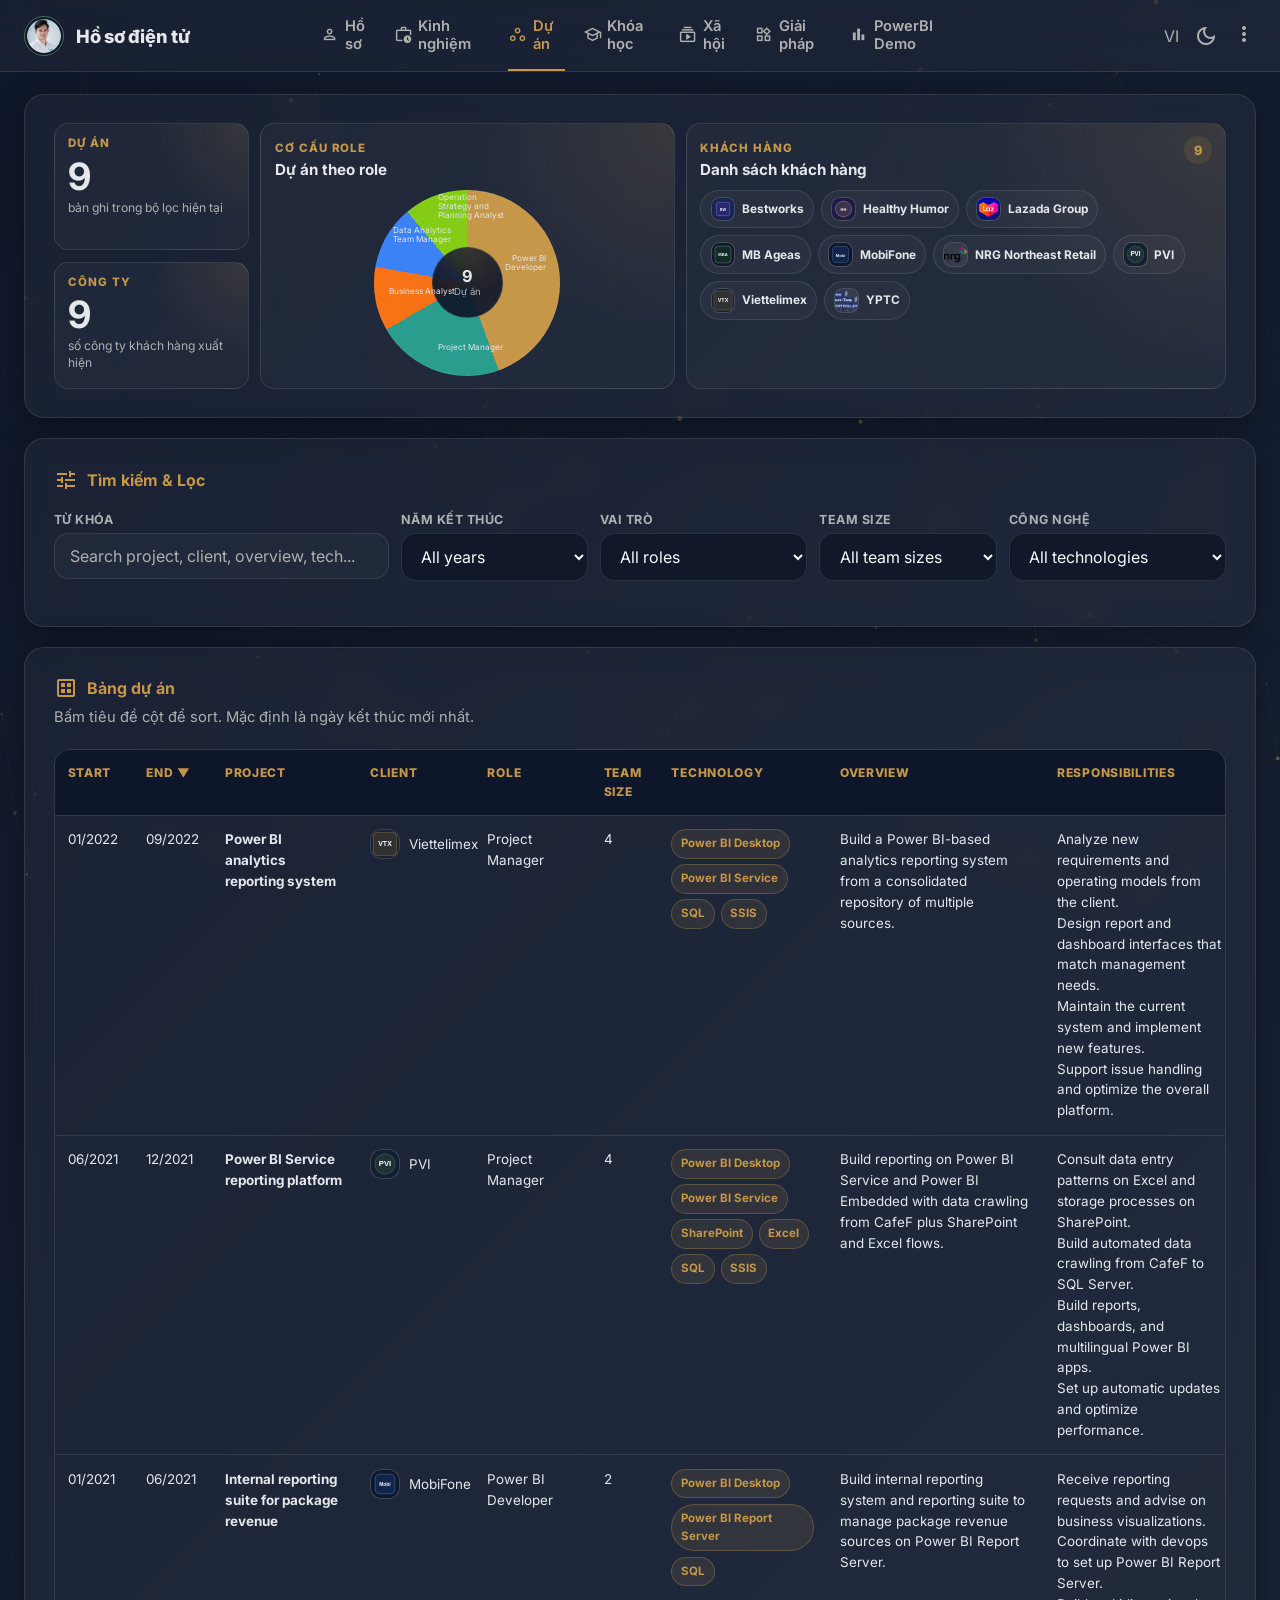
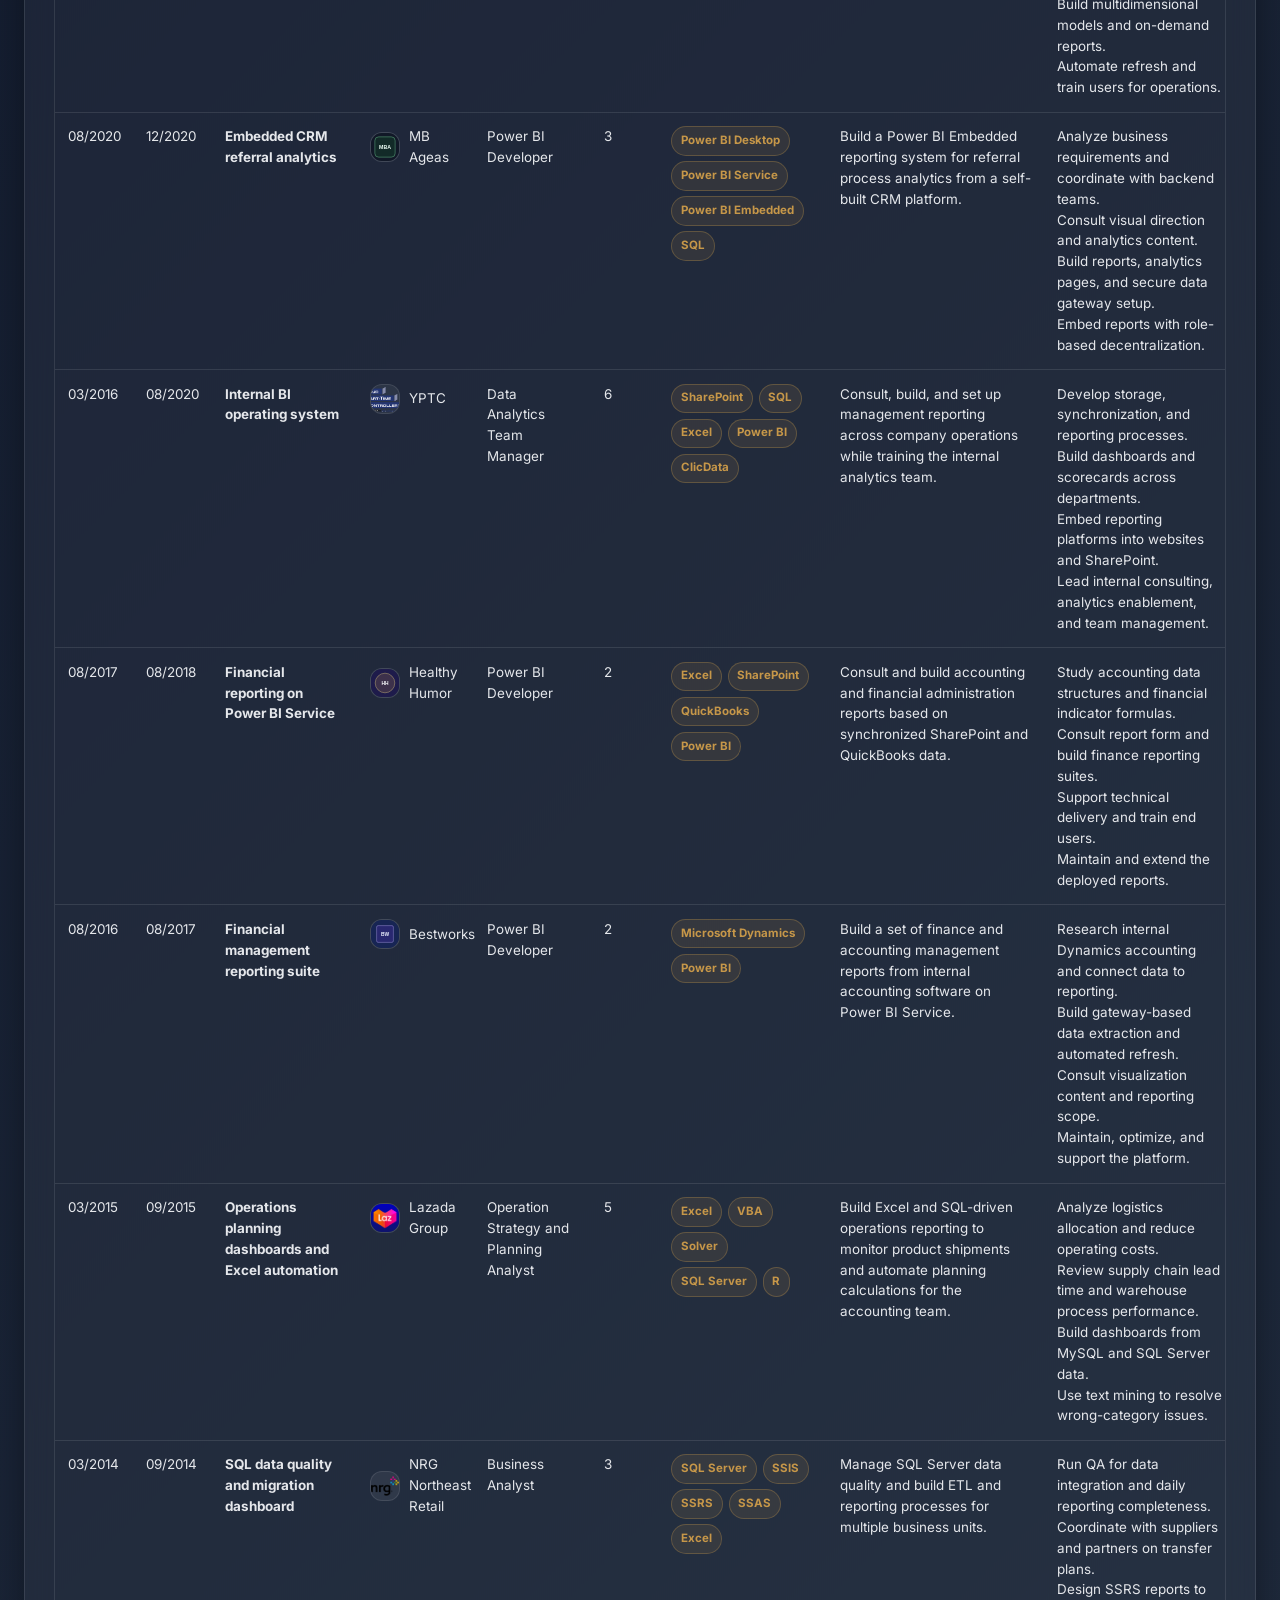
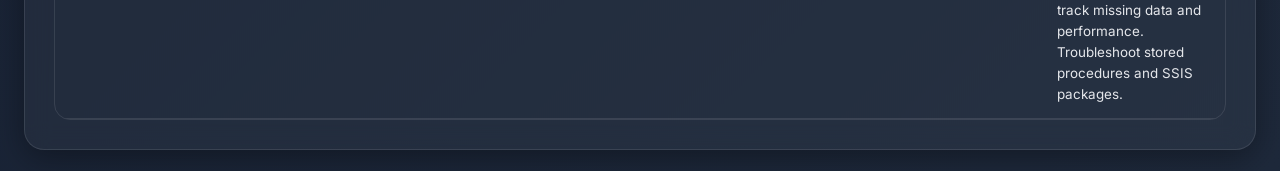
<file: projects.html>
<!DOCTYPE html>
<html class="dark" lang="vi">

<head>
    <meta charset="utf-8" />
    <meta content="width=device-width, initial-scale=1.0" name="viewport" />
    <title>Projects | Nguyen Quang Duc</title>
    <link href="https://fonts.googleapis.com/css2?family=Inter:wght@300;400;500;600;700;800&amp;display=swap"
        rel="stylesheet" />
    <link
        href="https://fonts.googleapis.com/css2?family=Material+Symbols+Outlined:wght,FILL@100..700,0..1&amp;display=swap"
        rel="stylesheet" />
    <link href="./assets/css/subpage-shell.css" rel="stylesheet" />
</head>

<body data-page="projects">
    <canvas id="bgCanvas" class="shell-canvas"></canvas>

    <div class="site-shell">
        <header class="site-header">
            <a class="brand" href="./index.html">
                <img alt="Nguyen Quang Duc" src="./assets/images/KPIM-Duc-Nguyen.png" />
                <span class="brand-title t-lang" data-en="E-Profile" data-vi="Hồ sơ điện tử">E-Profile</span>
            </a>

            <nav class="top-nav">
                <a class="nav-link" data-page-link="profile" href="./index.html">
                    <span class="material-symbols-outlined">person</span>
                    <span class="t-lang" data-en="Profile" data-vi="Hồ sơ">Profile</span>
                </a>
                <a class="nav-link" data-page-link="experience" href="./experience.html">
                    <span class="material-symbols-outlined">work_history</span>
                    <span class="t-lang" data-en="Experience" data-vi="Kinh nghiệm">Experience</span>
                </a>
                <a class="nav-link" data-page-link="projects" href="./projects.html">
                    <span class="material-symbols-outlined">workspaces</span>
                    <span class="t-lang" data-en="Projects" data-vi="Dự án">Projects</span>
                </a>
                <a class="nav-link" data-page-link="courses" href="./courses.html">
                    <span class="material-symbols-outlined">school</span>
                    <span class="t-lang" data-en="Courses" data-vi="Khóa học">Courses</span>
                </a>
                <a class="nav-link" data-page-link="socials" href="./socials.html">
                    <span class="material-symbols-outlined">subscriptions</span>
                    <span class="t-lang" data-en="Socials" data-vi="Xã hội">Socials</span>
                </a>
                <a class="nav-link" data-page-link="solutions" href="./solutions.html">
                    <span class="material-symbols-outlined">widgets</span>
                    <span class="t-lang" data-en="Solutions" data-vi="Giải pháp">Solutions</span>
                </a>
                <a class="nav-link" data-page-link="powerbi" href="./powerbi.html">
                    <span class="material-symbols-outlined">bar_chart</span>
                    <span class="t-lang" data-en="PowerBI Demo" data-vi="PowerBI Demo">PowerBI Demo</span>
                </a>
            </nav>

            <div class="header-actions">
                <button class="header-icon-btn" id="lang-toggle-btn" type="button">VI</button>
                <button class="header-icon-btn material-symbols-outlined" id="theme-toggle-btn"
                    type="button">dark_mode</button>
            </div>
        </header>

        <main class="shell-main">
            <section class="glass-panel hero-panel project-summary-panel">
                <div class="project-summary-grid">
                    <div class="project-metric-stack">
                        <article class="project-metric-card">
                            <span class="project-metric-label t-lang" data-en="Projects" data-vi="Dự án">Projects</span>
                            <strong id="project-count">9</strong>
                            <p class="t-lang" data-en="records in the current filtered view"
                                data-vi="bản ghi trong bộ lọc hiện tại">records in the current filtered view</p>
                        </article>
                        <article class="project-metric-card">
                            <span class="project-metric-label t-lang" data-en="Companies" data-vi="Công ty">Companies</span>
                            <strong id="company-count">9</strong>
                            <p class="t-lang" data-en="unique client companies represented"
                                data-vi="số công ty khách hàng xuất hiện">unique client companies represented</p>
                        </article>
                    </div>

                    <div class="project-insight-grid">
                        <article class="project-visual-card">
                            <div class="project-card-head">
                                <div>
                                    <span class="project-card-kicker t-lang" data-en="Role Mix" data-vi="Cơ cấu role">Role
                                        Mix</span>
                                    <h2 class="project-card-title t-lang" data-en="Projects by Role"
                                        data-vi="Dự án theo role">Projects by Role</h2>
                                </div>
                            </div>
                            <div class="project-role-layout">
                                <div class="project-role-chart" id="roleChart" role="img"
                                    aria-label="Project distribution by role">
                                    <div class="project-role-chart-center">
                                        <strong id="roleChartTotal">9</strong>
                                        <span class="t-lang" data-en="Projects" data-vi="Dự án">Projects</span>
                                    </div>
                                    <div class="project-role-labels" id="roleLabels"></div>
                                </div>
                            </div>
                        </article>

                        <article class="project-visual-card">
                            <div class="project-card-head">
                                <div>
                                    <span class="project-card-kicker t-lang" data-en="Clients" data-vi="Khách hàng">Clients</span>
                                    <h2 class="project-card-title t-lang" data-en="Company List"
                                        data-vi="Danh sách khách hàng">Company List</h2>
                                </div>
                                <span class="project-client-badge" id="clientCountBadge">9</span>
                            </div>
                            <div class="project-client-directory" id="clientDirectory"></div>
                        </article>
                    </div>

                    <div class="hero-copy">
                        <span class="hero-kicker">
                            <span class="material-symbols-outlined">table_chart</span>
                            <span class="t-lang" data-en="Project Inventory" data-vi="Kho dự án">Project Inventory</span>
                        </span>
                        <h1 class="t-lang"
                            data-en="Structured delivery history with table controls, filters, and technology bubbles."
                            data-vi="Lịch sử triển khai được cấu trúc thành bảng với tìm kiếm, bộ lọc và bubble công nghệ.">
                            Structured delivery history with table controls, filters, and technology bubbles.
                        </h1>
                        <p class="t-lang"
                            data-en="This page transforms the project section from the CV into a searchable project inventory. Default sorting follows the latest end date, while filters help narrow the list by year, role, team size, and technology."
                            data-vi="Trang này chuyển phần dự án trong CV thành một kho dữ liệu có thể tìm kiếm. Mặc định danh sách được sắp xếp theo ngày kết thúc mới nhất, đồng thời có bộ lọc theo năm, vai trò, quy mô team và công nghệ.">
                            This page transforms the project section from the CV into a searchable project inventory.
                            Default sorting follows the latest end date, while filters help narrow the list by year,
                            role, team size, and technology.
                        </p>
                    </div>
                    <div class="meta-grid">
                        <div class="meta-card">
                            <strong id="project-count-legacy">9</strong>
                            <span class="t-lang" data-en="project records seeded from KPIM CV"
                                data-vi="bản ghi dự án seed từ CV KPIM">project records seeded from KPIM CV</span>
                        </div>
                        <div class="meta-card">
                            <strong>Default Sort</strong>
                            <span class="t-lang" data-en="End date descending, switchable by header click"
                                data-vi="Sắp xếp theo ngày kết thúc giảm dần, có thể đổi bằng cách bấm tiêu đề cột">End
                                date descending, switchable by header click</span>
                        </div>
                        <div class="meta-card">
                            <strong>Filter Set</strong>
                            <span class="t-lang" data-en="Year, role, team size, technology"
                                data-vi="Năm, vai trò, team size, công nghệ">Year, role, team size, technology</span>
                        </div>
                        <div class="meta-card">
                            <strong>Responsive</strong>
                            <span class="t-lang" data-en="Table on desktop, cards on mobile"
                                data-vi="Bảng trên desktop, card trên mobile">Table on desktop, cards on mobile</span>
                        </div>
                    </div>
                </div>
            </section>

            <section class="glass-panel hero-panel">
                <div class="section-head">
                    <div>
                        <h2 class="section-title">
                            <span class="material-symbols-outlined">tune</span>
                            <span class="t-lang" data-en="Search &amp; Filter" data-vi="Tìm kiếm &amp; Lọc">Search &amp;
                                Filter</span>
                        </h2>
                    </div>
                </div>

                <div class="filters-row">
                    <div style="flex: 2 1 280px;">
                        <label class="field-label t-lang" data-en="Keyword Search" data-vi="Từ khóa">Keyword Search</label>
                        <input class="input" id="searchInput" placeholder="Search project, client, overview, tech..." />
                    </div>
                    <div style="flex: 1 1 160px;">
                        <label class="field-label t-lang" data-en="End Year" data-vi="Năm kết thúc">End Year</label>
                        <select class="select" id="yearFilter"></select>
                    </div>
                    <div style="flex: 1 1 180px;">
                        <label class="field-label t-lang" data-en="Role" data-vi="Vai trò">Role</label>
                        <select class="select" id="roleFilter"></select>
                    </div>
                    <div style="flex: 1 1 150px;">
                        <label class="field-label t-lang" data-en="Team Size" data-vi="Team size">Team Size</label>
                        <select class="select" id="teamFilter"></select>
                    </div>
                    <div style="flex: 1 1 190px;">
                        <label class="field-label t-lang" data-en="Technology" data-vi="Công nghệ">Technology</label>
                        <select class="select" id="techFilter"></select>
                    </div>
                </div>

            </section>

            <section class="glass-panel hero-panel">
                <div class="section-head">
                    <div>
                        <h2 class="section-title">
                            <span class="material-symbols-outlined">dataset</span>
                            <span class="t-lang" data-en="Project Table" data-vi="Bảng dự án">Project Table</span>
                        </h2>
                        <p class="section-subtitle">
                            <span class="t-lang" data-en="Click any header to sort. Default is by latest end date."
                                data-vi="Bấm tiêu đề cột để sort. Mặc định là ngày kết thúc mới nhất.">Click any header
                                to sort. Default is by latest end date.</span>
                        </p>
                    </div>
                </div>

                <div class="table-wrap">
                    <table class="data-table" id="projectsTable">
                        <thead id="projectsHead"></thead>
                        <tbody id="projectsBody"></tbody>
                    </table>
                </div>

                <div class="mobile-card-list" id="projectsMobile"></div>
            </section>
        </main>

        <nav class="bottom-nav">
            <a class="bottom-link" data-page-link="profile" href="./index.html">
                <span class="material-symbols-outlined">person</span>
                <span class="t-lang" data-en="Profile" data-vi="Hồ sơ">Profile</span>
            </a>
            <a class="bottom-link" data-page-link="experience" href="./experience.html">
                <span class="material-symbols-outlined">work_history</span>
                <span class="t-lang" data-en="Exp" data-vi="KN">Exp</span>
            </a>
            <a class="bottom-link" data-page-link="projects" href="./projects.html">
                <span class="material-symbols-outlined">workspaces</span>
                <span class="t-lang" data-en="Projects" data-vi="Dự án">Projects</span>
            </a>
            <a class="bottom-link" data-page-link="courses" href="./courses.html">
                <span class="material-symbols-outlined">school</span>
                <span class="t-lang" data-en="Courses" data-vi="Khóa học">Courses</span>
            </a>
            <a class="bottom-link" data-page-link="socials" href="./socials.html">
                <span class="material-symbols-outlined">subscriptions</span>
                <span class="t-lang" data-en="Social" data-vi="XH">Social</span>
            </a>
            <a class="bottom-link" data-page-link="solutions" href="./solutions.html">
                <span class="material-symbols-outlined">widgets</span>
                <span class="t-lang" data-en="Solutions" data-vi="Giải pháp">Solutions</span>
            </a>
            <a class="bottom-link" data-page-link="powerbi" href="./powerbi.html">
                <span class="material-symbols-outlined">bar_chart</span>
                <span class="t-lang" data-en="PowerBI" data-vi="PowerBI">PowerBI</span>
            </a>
        </nav>
    </div>

    <script src="./assets/js/subpage-shell.js"></script>
    <script>
        const projects = [
            {
                startDate: "2022-01",
                endDate: "2022-09",
                projectName: "Power BI analytics reporting system",
                clientName: "Viettelimex",
                clientLogo: "./assets/images/clients/viettelimex.svg",
                role: "Project Manager",
                teamSize: 4,
                technologies: ["Power BI Desktop", "Power BI Service", "SQL", "SSIS"],
                overview: "Build a Power BI-based analytics reporting system from a consolidated repository of multiple sources.",
                responsibilities: [
                    "Analyze new requirements and operating models from the client.",
                    "Design report and dashboard interfaces that match management needs.",
                    "Maintain the current system and implement new features.",
                    "Support issue handling and optimize the overall platform."
                ]
            },
            {
                startDate: "2021-06",
                endDate: "2021-12",
                projectName: "Power BI Service reporting platform",
                clientName: "PVI",
                clientLogo: "./assets/images/clients/pvi.svg",
                role: "Project Manager",
                teamSize: 4,
                technologies: ["Power BI Desktop", "Power BI Service", "SharePoint", "Excel", "SQL", "SSIS"],
                overview: "Build reporting on Power BI Service and Power BI Embedded with data crawling from CafeF plus SharePoint and Excel flows.",
                responsibilities: [
                    "Consult data entry patterns on Excel and storage processes on SharePoint.",
                    "Build automated data crawling from CafeF to SQL Server.",
                    "Build reports, dashboards, and multilingual Power BI apps.",
                    "Set up automatic updates and optimize performance."
                ]
            },
            {
                startDate: "2021-01",
                endDate: "2021-06",
                projectName: "Internal reporting suite for package revenue",
                clientName: "MobiFone",
                clientLogo: "./assets/images/clients/mobifone.svg",
                role: "Power BI Developer",
                teamSize: 2,
                technologies: ["Power BI Desktop", "Power BI Report Server", "SQL"],
                overview: "Build internal reporting system and reporting suite to manage package revenue sources on Power BI Report Server.",
                responsibilities: [
                    "Receive reporting requests and advise on business visualizations.",
                    "Coordinate with devops to set up Power BI Report Server.",
                    "Build multidimensional models and on-demand reports.",
                    "Automate refresh and train users for operations."
                ]
            },
            {
                startDate: "2020-08",
                endDate: "2020-12",
                projectName: "Embedded CRM referral analytics",
                clientName: "MB Ageas",
                clientLogo: "./assets/images/clients/mb-ageas.svg",
                role: "Power BI Developer",
                teamSize: 3,
                technologies: ["Power BI Desktop", "Power BI Service", "Power BI Embedded", "SQL"],
                overview: "Build a Power BI Embedded reporting system for referral process analytics from a self-built CRM platform.",
                responsibilities: [
                    "Analyze business requirements and coordinate with backend teams.",
                    "Consult visual direction and analytics content.",
                    "Build reports, analytics pages, and secure data gateway setup.",
                    "Embed reports with role-based decentralization."
                ]
            },
            {
                startDate: "2016-03",
                endDate: "2020-08",
                projectName: "Internal BI operating system",
                clientName: "YPTC",
                clientLogo: "./assets/images/YPTC-Logo.png",
                role: "Data Analytics Team Manager",
                teamSize: 6,
                technologies: ["SharePoint", "SQL", "Excel", "Power BI", "ClicData"],
                overview: "Consult, build, and set up management reporting across company operations while training the internal analytics team.",
                responsibilities: [
                    "Develop storage, synchronization, and reporting processes.",
                    "Build dashboards and scorecards across departments.",
                    "Embed reporting platforms into websites and SharePoint.",
                    "Lead internal consulting, analytics enablement, and team management."
                ]
            },
            {
                startDate: "2017-08",
                endDate: "2018-08",
                projectName: "Financial reporting on Power BI Service",
                clientName: "Healthy Humor",
                clientLogo: "./assets/images/clients/healthy-humor.svg",
                role: "Power BI Developer",
                teamSize: 2,
                technologies: ["Excel", "SharePoint", "QuickBooks", "Power BI"],
                overview: "Consult and build accounting and financial administration reports based on synchronized SharePoint and QuickBooks data.",
                responsibilities: [
                    "Study accounting data structures and financial indicator formulas.",
                    "Consult report form and build finance reporting suites.",
                    "Support technical delivery and train end users.",
                    "Maintain and extend the deployed reports."
                ]
            },
            {
                startDate: "2016-08",
                endDate: "2017-08",
                projectName: "Financial management reporting suite",
                clientName: "Bestworks",
                clientLogo: "./assets/images/clients/bestworks.svg",
                role: "Power BI Developer",
                teamSize: 2,
                technologies: ["Microsoft Dynamics", "Power BI"],
                overview: "Build a set of finance and accounting management reports from internal accounting software on Power BI Service.",
                responsibilities: [
                    "Research internal Dynamics accounting and connect data to reporting.",
                    "Build gateway-based data extraction and automated refresh.",
                    "Consult visualization content and reporting scope.",
                    "Maintain, optimize, and support the platform."
                ]
            },
            {
                startDate: "2015-03",
                endDate: "2015-09",
                projectName: "Operations planning dashboards and Excel automation",
                clientName: "Lazada Group",
                clientLogo: "./assets/images/logo-lazada.png",
                role: "Operation Strategy and Planning Analyst",
                teamSize: 5,
                technologies: ["Excel", "VBA", "Solver", "SQL Server", "R"],
                overview: "Build Excel and SQL-driven operations reporting to monitor product shipments and automate planning calculations for the accounting team.",
                responsibilities: [
                    "Analyze logistics allocation and reduce operating costs.",
                    "Review supply chain lead time and warehouse process performance.",
                    "Build dashboards from MySQL and SQL Server data.",
                    "Use text mining to resolve wrong-category issues."
                ]
            },
            {
                startDate: "2014-03",
                endDate: "2014-09",
                projectName: "SQL data quality and migration dashboard",
                clientName: "NRG Northeast Retail",
                clientLogo: "./assets/images/NRG-logo.png",
                role: "Business Analyst",
                teamSize: 3,
                technologies: ["SQL Server", "SSIS", "SSRS", "SSAS", "Excel"],
                overview: "Manage SQL Server data quality and build ETL and reporting processes for multiple business units.",
                responsibilities: [
                    "Run QA for data integration and daily reporting completeness.",
                    "Coordinate with suppliers and partners on transfer plans.",
                    "Design SSRS reports to track missing data and performance.",
                    "Troubleshoot stored procedures and SSIS packages."
                ]
            }
        ];

        const columns = [
            { key: "startDate", label: "Start", sortable: true },
            { key: "endDate", label: "End", sortable: true },
            { key: "projectName", label: "Project", sortable: true },
            { key: "clientName", label: "Client", sortable: true },
            { key: "role", label: "Role", sortable: true },
            { key: "teamSize", label: "Team Size", sortable: true },
            { key: "technologies", label: "Technology", sortable: false },
            { key: "overview", label: "Overview", sortable: false },
            { key: "responsibilities", label: "Responsibilities", sortable: false }
        ];

        let sortState = { key: "endDate", direction: "desc" };

        const headEl = document.getElementById("projectsHead");
        const bodyEl = document.getElementById("projectsBody");
        const mobileEl = document.getElementById("projectsMobile");
        const yearFilter = document.getElementById("yearFilter");
        const roleFilter = document.getElementById("roleFilter");
        const teamFilter = document.getElementById("teamFilter");
        const techFilter = document.getElementById("techFilter");
        const searchInput = document.getElementById("searchInput");
        const countEl = document.getElementById("project-count");
        const companyCountEl = document.getElementById("company-count");
        const roleChartEl = document.getElementById("roleChart");
        const roleChartTotalEl = document.getElementById("roleChartTotal");
        const roleLabelsEl = document.getElementById("roleLabels");
        const clientDirectoryEl = document.getElementById("clientDirectory");
        const clientCountBadgeEl = document.getElementById("clientCountBadge");

        const rolePalette = ["#c69749", "#2a9d8f", "#f97316", "#3b82f6", "#84cc16", "#ef4444"];

        function monthLabel(value) {
            const [year, month] = value.split("-");
            return `${month}/${year}`;
        }

        function currentLang() {
            return document.documentElement.lang === "vi" ? "vi" : "en";
        }

        function summaryText(en, vi) {
            return currentLang() === "vi" ? vi : en;
        }

        function escapeHtml(value) {
            return String(value)
                .replace(/&/g, "&amp;")
                .replace(/</g, "&lt;")
                .replace(/>/g, "&gt;")
                .replace(/"/g, "&quot;")
                .replace(/'/g, "&#39;");
        }

        function uniqueValues(getter) {
            return [...new Set(projects.flatMap(getter))].filter(Boolean).sort((a, b) =>
                typeof a === "number" ? a - b : String(a).localeCompare(String(b))
            );
        }

        function initFilters() {
            const years = uniqueValues((p) => [p.endDate.slice(0, 4)]).sort((a, b) => b.localeCompare(a));
            const roles = uniqueValues((p) => [p.role]);
            const teams = uniqueValues((p) => [p.teamSize]);
            const technologies = uniqueValues((p) => p.technologies);

            yearFilter.innerHTML = `<option value="">All years</option>${years.map((y) => `<option value="${y}">${y}</option>`).join("")}`;
            roleFilter.innerHTML = `<option value="">All roles</option>${roles.map((v) => `<option value="${v}">${v}</option>`).join("")}`;
            teamFilter.innerHTML = `<option value="">All team sizes</option>${teams.map((v) => `<option value="${v}">${v}</option>`).join("")}`;
            techFilter.innerHTML = `<option value="">All technologies</option>${technologies.map((v) => `<option value="${v}">${v}</option>`).join("")}`;
        }

        function compareValues(a, b, key) {
            const dir = sortState.direction === "asc" ? 1 : -1;
            let left = a[key];
            let right = b[key];

            if (key === "teamSize") {
                return (left - right) * dir;
            }

            if (key === "startDate" || key === "endDate") {
                return left.localeCompare(right) * dir;
            }

            return String(left).localeCompare(String(right)) * dir;
        }

        function filteredProjects() {
            const keyword = searchInput.value.trim().toLowerCase();
            const year = yearFilter.value;
            const role = roleFilter.value;
            const team = teamFilter.value;
            const tech = techFilter.value;

            return projects
                .filter((project) => {
                    const haystack = [
                        project.projectName,
                        project.clientName,
                        project.role,
                        project.overview,
                        project.technologies.join(" "),
                        project.responsibilities.join(" ")
                    ].join(" ").toLowerCase();

                    const matchesKeyword = !keyword || haystack.includes(keyword);
                    const matchesYear = !year || project.endDate.startsWith(year);
                    const matchesRole = !role || project.role === role;
                    const matchesTeam = !team || String(project.teamSize) === team;
                    const matchesTech = !tech || project.technologies.includes(tech);

                    return matchesKeyword && matchesYear && matchesRole && matchesTeam && matchesTech;
                })
                .sort((a, b) => compareValues(a, b, sortState.key));
        }

        function clientMarkup(project) {
            const logo = project.clientLogo
                ? `<img alt="${project.clientName}" src="${project.clientLogo}" />`
                : `<span class="client-fallback">${project.clientName.slice(0, 2).toUpperCase()}</span>`;
            return `<div class="logo-pill">${logo}<span>${project.clientName}</span></div>`;
        }

        function summarizeRows(rows) {
            const roleMap = new Map();
            const clientMap = new Map();

            rows.forEach((project) => {
                roleMap.set(project.role, (roleMap.get(project.role) || 0) + 1);

                if (clientMap.has(project.clientName)) {
                    clientMap.get(project.clientName).count += 1;
                } else {
                    clientMap.set(project.clientName, {
                        name: project.clientName,
                        logo: project.clientLogo,
                        count: 1
                    });
                }
            });

            const roles = [...roleMap.entries()]
                .map(([role, count]) => ({ role, count }))
                .sort((a, b) => b.count - a.count || a.role.localeCompare(b.role));

            const clients = [...clientMap.values()]
                .sort((a, b) => a.name.localeCompare(b.name));

            return {
                projectCount: rows.length,
                companyCount: clients.length,
                roles,
                clients
            };
        }

        function clientDirectoryMarkup(client) {
            const logo = client.logo
                ? `<img alt="${escapeHtml(client.name)}" src="${escapeHtml(client.logo)}" />`
                : `<span class="project-client-fallback">${escapeHtml(client.name.slice(0, 2).toUpperCase())}</span>`;
            return `
                <div class="project-client-item">
                    ${logo}
                    <strong>${escapeHtml(client.name)}</strong>
                </div>
            `;
        }

        function renderSummary(rows) {
            const summary = summarizeRows(rows);

            countEl.textContent = summary.projectCount;
            companyCountEl.textContent = summary.companyCount;
            roleChartTotalEl.textContent = summary.projectCount;
            clientCountBadgeEl.textContent = summary.companyCount;
            roleChartEl.setAttribute("aria-label", summaryText("Project distribution by role", "Phân bổ dự án theo role"));

            if (!summary.projectCount) {
                roleChartEl.style.background = "conic-gradient(rgba(255,255,255,0.08) 0 100%)";
                roleLabelsEl.innerHTML = "";
                clientDirectoryEl.innerHTML = `<div class="project-empty">${summaryText("No clients match the current filters.", "Không có khách hàng phù hợp với bộ lọc hiện tại.")}</div>`;
                return;
            }

            let cursor = 0;
            const segments = summary.roles.map((item, index) => {
                const color = rolePalette[index % rolePalette.length];
                const next = cursor + (item.count / summary.projectCount) * 100;
                const segment = `${color} ${cursor.toFixed(2)}% ${next.toFixed(2)}%`;
                const midAngle = ((cursor + next) / 2 / 100) * Math.PI * 2 - Math.PI / 2;
                cursor = next;
                return {
                    color,
                    segment,
                    midAngle,
                    role: item.role,
                    count: item.count
                };
            });

            roleChartEl.style.background = `conic-gradient(${segments.map((item) => item.segment).join(", ")})`;

            roleLabelsEl.innerHTML = segments.map((item) => {
                const xVector = Math.cos(item.midAngle);
                const yVector = Math.sin(item.midAngle);
                const x = Math.min(92, Math.max(8, 50 + xVector * 46));
                const y = Math.min(88, Math.max(12, 50 + yVector * 46));
                const anchor = xVector > 0.22 ? "right" : xVector < -0.22 ? "left" : "center";
                const countLabel = currentLang() === "vi"
                    ? `${item.count} dự án`
                    : `${item.count} projects`;
                return `
                    <div class="project-role-label project-role-label--${anchor}" style="left:${x.toFixed(2)}%; top:${y.toFixed(2)}%; --label-color:${item.color};">
                        <span>${escapeHtml(item.role)}</span>
                        <strong>${countLabel}</strong>
                    </div>
                `;
            }).join("");

            clientDirectoryEl.innerHTML = summary.clients.map(clientDirectoryMarkup).join("");
        }

        function renderHead() {
            const isLight = !document.documentElement.classList.contains("dark");
            headEl.innerHTML = `<tr>${columns.map((column) => {
                const indicator = column.sortable && sortState.key === column.key
                    ? ` ${sortState.direction === "asc" ? "▲" : "▼"}`
                    : "";
                return `<th class="${isLight ? "light-surface" : ""}" data-key="${column.key}" ${column.sortable ? "" : 'style="cursor:default"'}>${column.label}${indicator}</th>`;
            }).join("")}</tr>`;

            headEl.querySelectorAll("th[data-key]").forEach((th) => {
                const key = th.getAttribute("data-key");
                const column = columns.find((item) => item.key === key);
                if (!column || !column.sortable) return;
                th.addEventListener("click", () => {
                    if (sortState.key === key) {
                        sortState.direction = sortState.direction === "asc" ? "desc" : "asc";
                    } else {
                        sortState = { key, direction: "asc" };
                    }
                    render();
                });
            });
        }

        function render() {
            const rows = filteredProjects();
            renderSummary(rows);

            bodyEl.innerHTML = rows.map((project) => `
                <tr>
                    <td>${monthLabel(project.startDate)}</td>
                    <td>${monthLabel(project.endDate)}</td>
                    <td><strong>${project.projectName}</strong></td>
                    <td>${clientMarkup(project)}</td>
                    <td>${project.role}</td>
                    <td>${project.teamSize}</td>
                    <td><div class="chip-list">${project.technologies.map((tech) => `<span class="chip">${tech}</span>`).join("")}</div></td>
                    <td>${project.overview}</td>
                    <td>${project.responsibilities.join("<br />")}</td>
                </tr>
            `).join("");

            mobileEl.innerHTML = rows.map((project) => `
                <article class="mobile-card">
                    ${clientMarkup(project)}
                    <h3>${project.projectName}</h3>
                    <p class="muted">${project.overview}</p>
                    <div class="chip-list">${project.technologies.map((tech) => `<span class="chip">${tech}</span>`).join("")}</div>
                    <div class="mobile-meta">
                        <div><strong>Timeline:</strong> ${monthLabel(project.startDate)} → ${monthLabel(project.endDate)}</div>
                        <div><strong>Role:</strong> ${project.role}</div>
                        <div><strong>Team size:</strong> ${project.teamSize}</div>
                        <div><strong>Responsibilities:</strong> ${project.responsibilities.join("; ")}</div>
                    </div>
                </article>
            `).join("");

            renderHead();
        }

        [searchInput, yearFilter, roleFilter, teamFilter, techFilter].forEach((el) => {
            el.addEventListener("input", render);
            el.addEventListener("change", render);
        });

        const langToggleBtn = document.getElementById("lang-toggle-btn");
        if (langToggleBtn) {
            langToggleBtn.addEventListener("click", () => {
                window.requestAnimationFrame(render);
            });
        }

        document.addEventListener("DOMContentLoaded", () => {
            initFilters();
            render();
        });
    </script>
</body>

</html>
</file>
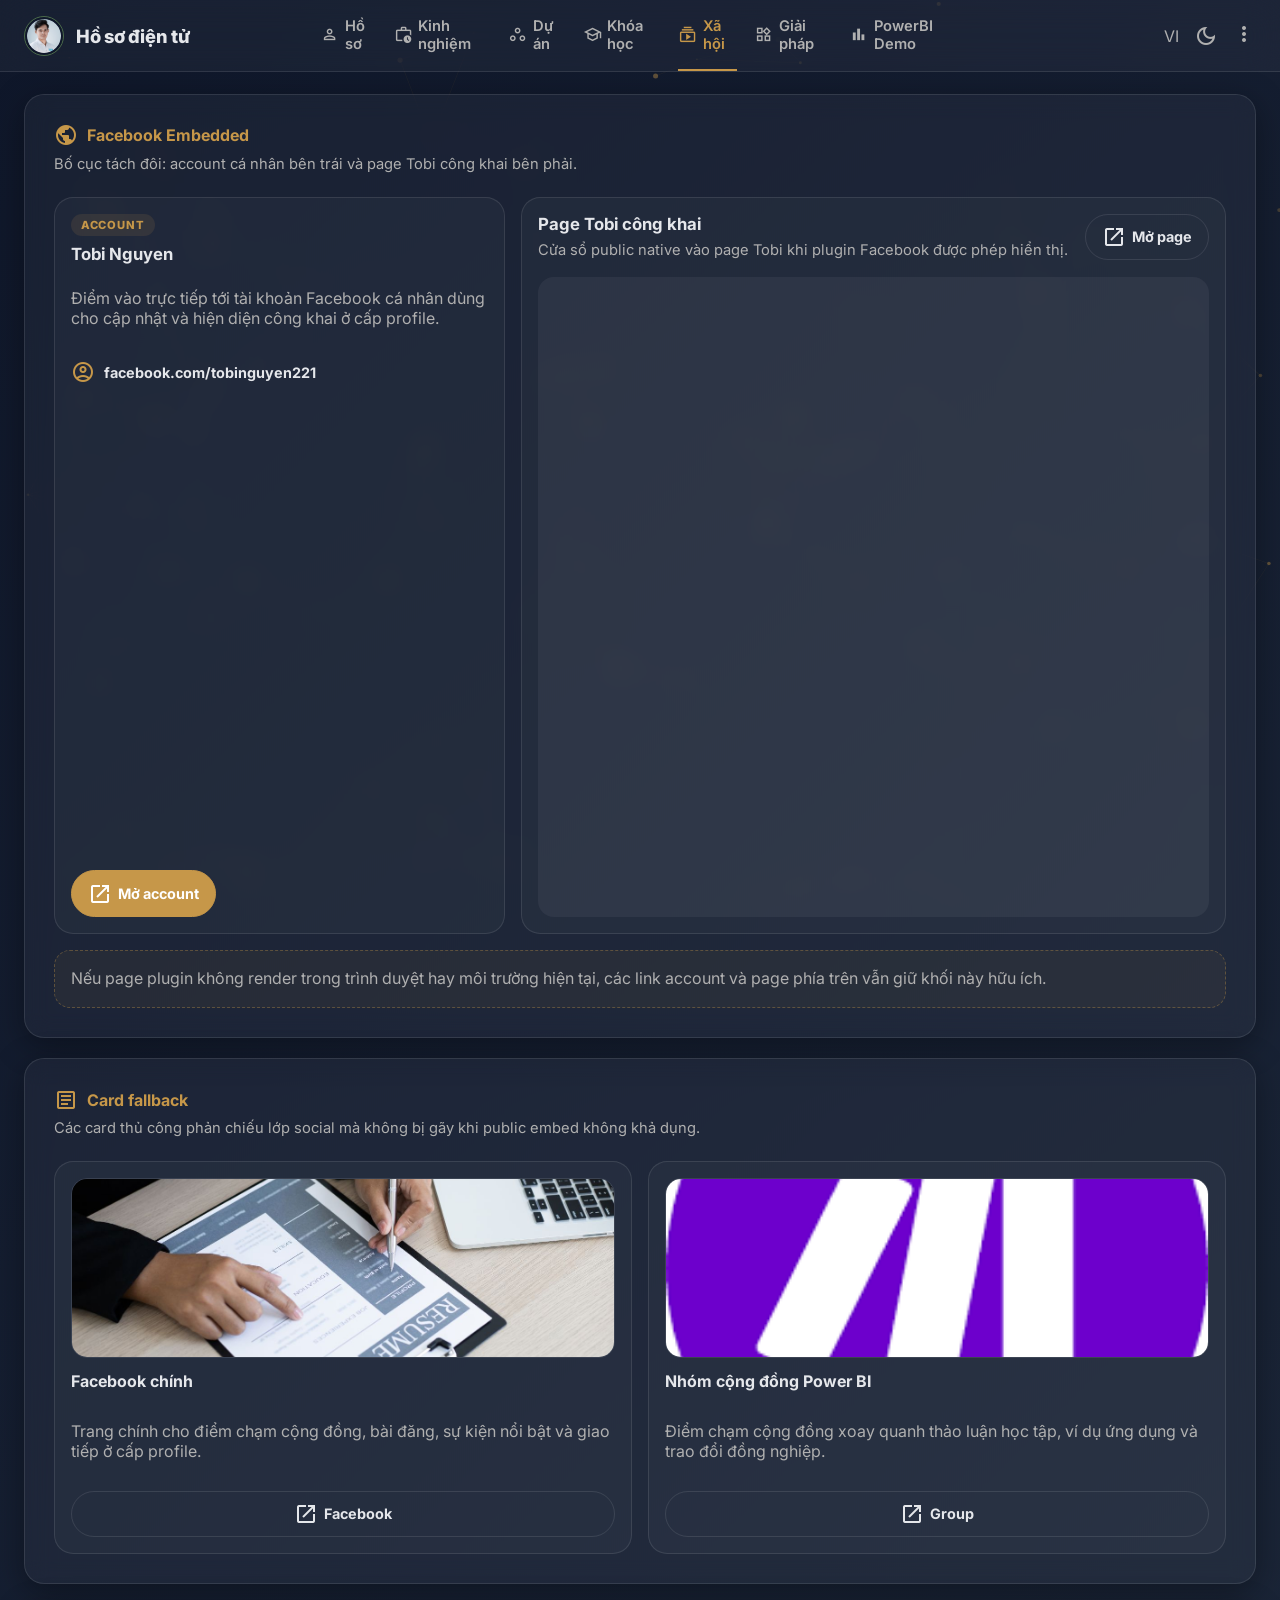
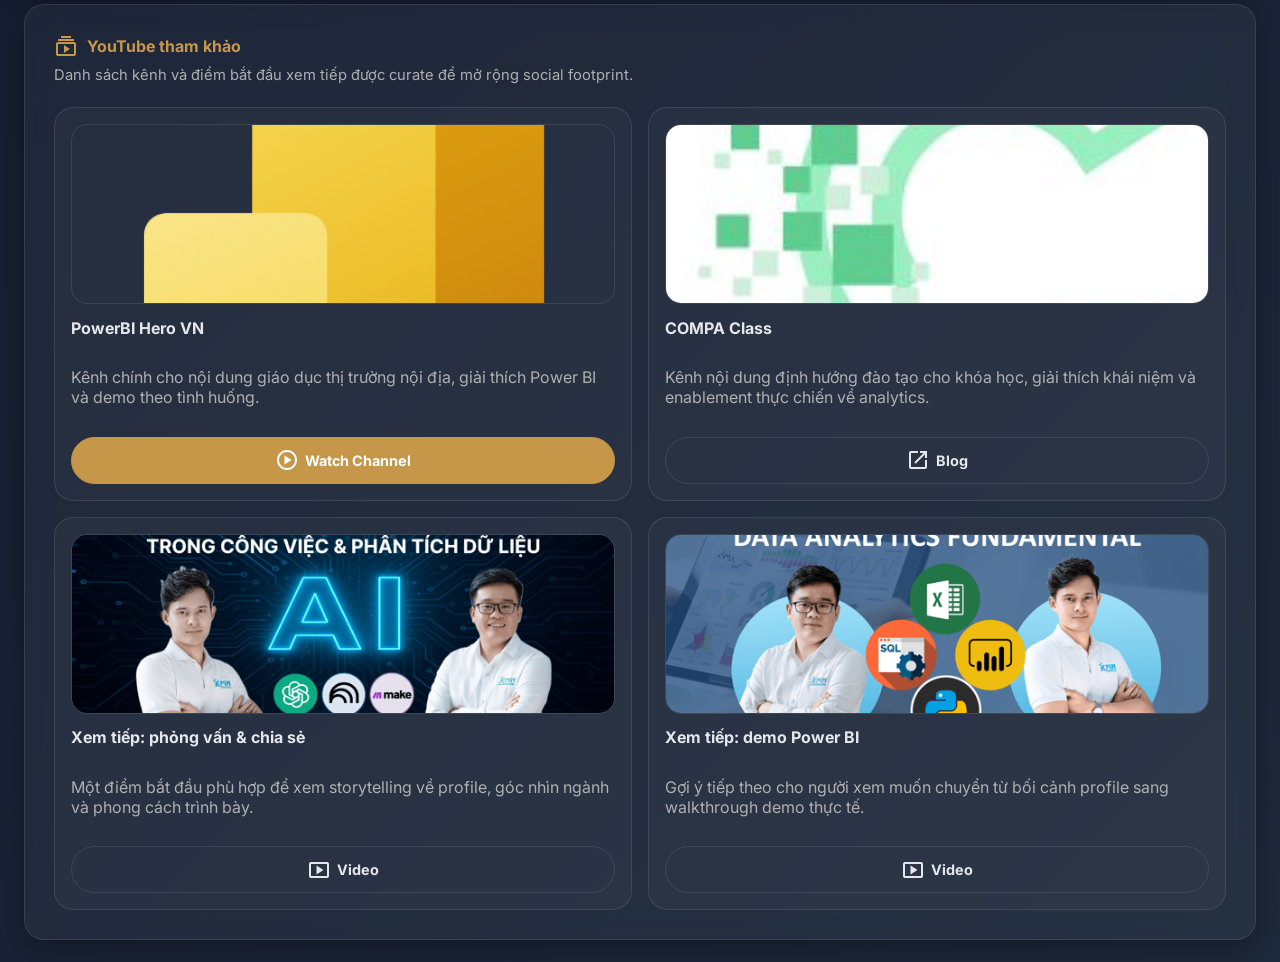
<file: socials.html>
<!DOCTYPE html>
<html class="dark" lang="vi">

<head>
    <meta charset="utf-8" />
    <meta content="width=device-width, initial-scale=1.0" name="viewport" />
    <title>Socials | Nguyen Quang Duc</title>
    <link href="https://fonts.googleapis.com/css2?family=Inter:wght@300;400;500;600;700;800&amp;display=swap"
        rel="stylesheet" />
    <link
        href="https://fonts.googleapis.com/css2?family=Material+Symbols+Outlined:wght,FILL@100..700,0..1&amp;display=swap"
        rel="stylesheet" />
    <link href="./assets/css/subpage-shell.css" rel="stylesheet" />
</head>

<body data-page="socials">
    <canvas id="bgCanvas" class="shell-canvas"></canvas>

    <div class="site-shell">
        <header class="site-header">
            <a class="brand" href="./index.html">
                <img alt="Nguyen Quang Duc" src="./assets/images/KPIM-Duc-Nguyen.png" />
                <span class="brand-title t-lang" data-en="E-Profile" data-vi="Hồ sơ điện tử">E-Profile</span>
            </a>
            <nav class="top-nav">
                <a class="nav-link" data-page-link="profile" href="./index.html"><span
                        class="material-symbols-outlined">person</span><span class="t-lang" data-en="Profile"
                        data-vi="Hồ sơ">Profile</span></a>
                <a class="nav-link" data-page-link="experience" href="./experience.html"><span
                        class="material-symbols-outlined">work_history</span><span class="t-lang" data-en="Experience"
                        data-vi="Kinh nghiệm">Experience</span></a>
                <a class="nav-link" data-page-link="projects" href="./projects.html"><span
                        class="material-symbols-outlined">workspaces</span><span class="t-lang" data-en="Projects"
                        data-vi="Dự án">Projects</span></a>
                <a class="nav-link" data-page-link="courses" href="./courses.html"><span
                        class="material-symbols-outlined">school</span><span class="t-lang" data-en="Courses"
                        data-vi="Khóa học">Courses</span></a>
                <a class="nav-link" data-page-link="socials" href="./socials.html"><span
                        class="material-symbols-outlined">subscriptions</span><span class="t-lang" data-en="Socials"
                        data-vi="Xã hội">Socials</span></a>
                <a class="nav-link" data-page-link="solutions" href="./solutions.html"><span
                        class="material-symbols-outlined">widgets</span><span class="t-lang" data-en="Solutions"
                        data-vi="Giải pháp">Solutions</span></a>
                <a class="nav-link" data-page-link="powerbi" href="./powerbi.html"><span
                        class="material-symbols-outlined">bar_chart</span><span class="t-lang"
                        data-en="PowerBI Demo" data-vi="PowerBI Demo">PowerBI Demo</span></a>
            </nav>
            <div class="header-actions">
                <button class="header-icon-btn" id="lang-toggle-btn" type="button">VI</button>
                <button class="header-icon-btn material-symbols-outlined" id="theme-toggle-btn"
                    type="button">dark_mode</button>
            </div>
        </header>

        <main class="shell-main">
            <section class="glass-panel hero-panel">
                <div class="section-head">
                    <div>
                        <h2 class="section-title"><span class="material-symbols-outlined">public</span><span class="t-lang"
                                data-en="Facebook Embedded" data-vi="Facebook Embedded">Facebook Embedded</span></h2>
                        <p class="section-subtitle t-lang"
                            data-en="Split view for the personal account on the left and the public Tobi page on the right."
                            data-vi="Bố cục tách đôi: account cá nhân bên trái và page Tobi công khai bên phải.">
                            Split view for the personal account on the left and the public Tobi page on the right.
                        </p>
                    </div>
                </div>

                <div class="facebook-embed-layout">
                    <article class="facebook-account-card">
                        <div class="facebook-account-head">
                            <span class="facebook-account-kicker t-lang" data-en="Account" data-vi="Account">Account</span>
                            <h3>Tobi Nguyen</h3>
                            <p class="muted t-lang"
                                data-en="Direct route to the personal Facebook account used for profile-level updates and public presence."
                                data-vi="Điểm vào trực tiếp tới tài khoản Facebook cá nhân dùng cho cập nhật và hiện diện công khai ở cấp profile.">
                                Direct route to the personal Facebook account used for profile-level updates and public
                                presence.
                            </p>
                        </div>

                        <a class="facebook-account-link" href="https://www.facebook.com/tobinguyen221" rel="noreferrer"
                            target="_blank">
                            <span class="material-symbols-outlined">account_circle</span>
                            <span>facebook.com/tobinguyen221</span>
                        </a>

                        <div class="facebook-account-actions">
                            <a class="button-link primary" href="https://www.facebook.com/tobinguyen221" rel="noreferrer"
                                target="_blank">
                                <span class="material-symbols-outlined">open_in_new</span>
                                <span class="t-lang" data-en="Open Account" data-vi="Mở account">Open Account</span>
                            </a>
                        </div>
                    </article>

                    <article class="facebook-page-panel">
                        <div class="section-head section-head--compact">
                            <div>
                                <h3 class="facebook-panel-title t-lang" data-en="Tobi Public Page" data-vi="Page Tobi công khai">
                                    Tobi Public Page</h3>
                                <p class="section-subtitle t-lang"
                                    data-en="Native public window into the Tobi page when Facebook plugin rendering is allowed."
                                    data-vi="Cửa sổ public native vào page Tobi khi plugin Facebook được phép hiển thị.">
                                    Native public window into the Tobi page when Facebook plugin rendering is allowed.
                                </p>
                            </div>
                            <a class="button-link" href="https://www.facebook.com/TobiNguyenData/" rel="noreferrer"
                                target="_blank">
                                <span class="material-symbols-outlined">open_in_new</span>
                                <span class="t-lang" data-en="Open Page" data-vi="Mở page">Open Page</span>
                            </a>
                        </div>

                        <div class="embed-panel facebook-page-embed">
                            <iframe
                                src="https://www.facebook.com/plugins/page.php?href=https%3A%2F%2Fwww.facebook.com%2FTobiNguyenData%2F&tabs=timeline&width=500&height=600&small_header=false&adapt_container_width=true&hide_cover=false&show_facepile=true&appId"
                                title="Facebook Page Embed"></iframe>
                        </div>
                    </article>
                </div>

                <div class="spec-note" style="margin-top: 1rem;">
                    <span class="t-lang"
                        data-en="If the page plugin does not render in your browser or environment, the direct account and page links above still keep this section useful."
                        data-vi="Nếu page plugin không render trong trình duyệt hay môi trường hiện tại, các link account và page phía trên vẫn giữ khối này hữu ích.">
                        If the page plugin does not render in your browser or environment, the direct account and page
                        links above still keep this section useful.
                    </span>
                </div>
            </section>

            <section class="glass-panel hero-panel">
                <div class="section-head">
                    <div>
                        <h2 class="section-title"><span class="material-symbols-outlined">article</span><span
                                class="t-lang" data-en="Fallback Social Cards" data-vi="Card fallback">Fallback Social
                                Cards</span></h2>
                        <p class="section-subtitle t-lang"
                            data-en="Manual cards mirror the social layer without breaking when public embeds are unavailable."
                            data-vi="Các card thủ công phản chiếu lớp social mà không bị gãy khi public embed không khả dụng.">
                            Manual cards mirror the social layer without breaking when public embeds are unavailable.
                        </p>
                    </div>
                </div>

                <div class="channel-grid">
                    <article class="social-card">
                        <img alt="Facebook Page" src="./assets/images/profile-la-gi-thumbnail.jpg" />
                        <h3 class="t-lang" data-en="Main Facebook Presence" data-vi="Facebook chính">Main Facebook
                            Presence</h3>
                        <p class="muted t-lang"
                            data-en="Primary page for community touchpoints, posts, event highlights, and profile-level communication."
                            data-vi="Trang chính cho điểm chạm cộng đồng, bài đăng, sự kiện nổi bật và giao tiếp ở cấp profile.">
                            Primary page for community touchpoints, posts, event highlights, and profile-level
                            communication.
                        </p>
                        <a class="button-link" href="https://www.facebook.com/TobiNguyenData/" rel="noreferrer"
                            target="_blank">
                            <span class="material-symbols-outlined">open_in_new</span>
                            Facebook
                        </a>
                    </article>
                    <article class="social-card">
                        <img alt="Power BI Vietnam" src="./assets/images/asset_006.png" />
                        <h3 class="t-lang" data-en="Power BI Community Group" data-vi="Nhóm cộng đồng Power BI">Power BI
                            Community Group</h3>
                        <p class="muted t-lang"
                            data-en="A community touchpoint oriented around learning discussions, examples, and peer exchange."
                            data-vi="Điểm chạm cộng đồng xoay quanh thảo luận học tập, ví dụ ứng dụng và trao đổi đồng nghiệp.">
                            A community touchpoint oriented around learning discussions, examples, and peer exchange.
                        </p>
                        <a class="button-link" href="https://www.facebook.com/groups/powerbivietnam" rel="noreferrer"
                            target="_blank">
                            <span class="material-symbols-outlined">open_in_new</span>
                            Group
                        </a>
                    </article>
                </div>
            </section>

            <section class="glass-panel hero-panel">
                <div class="section-head">
                    <div>
                        <h2 class="section-title"><span class="material-symbols-outlined">subscriptions</span><span
                                class="t-lang" data-en="YouTube References" data-vi="YouTube tham khảo">YouTube
                                References</span></h2>
                        <p class="section-subtitle t-lang"
                            data-en="A curated list of channels and watch-next starting points that extend the social footprint."
                            data-vi="Danh sách kênh và điểm bắt đầu xem tiếp được curate để mở rộng social footprint.">
                            A curated list of channels and watch-next starting points that extend the social footprint.
                        </p>
                    </div>
                </div>

                <div class="channel-grid">
                    <article class="social-card">
                        <img alt="PowerBI Hero Vietnam" src="./assets/images/power-bi-icon.png" />
                        <h3>PowerBI Hero VN</h3>
                        <p class="muted t-lang"
                            data-en="Primary channel for local market education, Power BI explanation, and scenario-based demonstrations."
                            data-vi="Kênh chính cho nội dung giáo dục thị trường nội địa, giải thích Power BI và demo theo tình huống.">
                            Primary channel for local market education, Power BI explanation, and scenario-based
                            demonstrations.
                        </p>
                        <a class="button-link primary" href="https://www.youtube.com/@PowerBIHeroVn" rel="noreferrer"
                            target="_blank">
                            <span class="material-symbols-outlined">play_circle</span>
                            Watch Channel
                        </a>
                    </article>
                    <article class="social-card">
                        <img alt="COMPA Class" src="./assets/images/COMPA-CLASS.jpg" />
                        <h3>COMPA Class</h3>
                        <p class="muted t-lang"
                            data-en="Training-oriented content hub for courses, explainers, and practical analytics enablement."
                            data-vi="Kênh nội dung định hướng đào tạo cho khóa học, giải thích khái niệm và enablement thực chiến về analytics.">
                            Training-oriented content hub for courses, explainers, and practical analytics enablement.
                        </p>
                        <a class="button-link" href="https://compaclass.com/blog" rel="noreferrer" target="_blank">
                            <span class="material-symbols-outlined">open_in_new</span>
                            Blog
                        </a>
                    </article>
                    <article class="social-card">
                        <img alt="Video Highlight 1" src="./assets/images/asset_014.png" />
                        <h3 class="t-lang" data-en="Watch Next: Interview &amp; Sharing" data-vi="Xem tiếp: phỏng vấn &amp; chia sẻ">
                            Watch Next: Interview &amp; Sharing</h3>
                        <p class="muted t-lang"
                            data-en="A recommended entry point for profile storytelling, industry insights, and presentation style."
                            data-vi="Một điểm bắt đầu phù hợp để xem storytelling về profile, góc nhìn ngành và phong cách trình bày.">
                            A recommended entry point for profile storytelling, industry insights, and presentation
                            style.
                        </p>
                        <a class="button-link" href="https://youtu.be/Km4Q66WcbeE" rel="noreferrer" target="_blank">
                            <span class="material-symbols-outlined">smart_display</span>
                            Video
                        </a>
                    </article>
                    <article class="social-card">
                        <img alt="Video Highlight 2" src="./assets/images/asset_015.png" />
                        <h3 class="t-lang" data-en="Watch Next: Power BI Demo" data-vi="Xem tiếp: demo Power BI">Watch
                            Next: Power BI Demo</h3>
                        <p class="muted t-lang"
                            data-en="Suggested follow-up for viewers who want to move from profile context into actual demo walkthroughs."
                            data-vi="Gợi ý tiếp theo cho người xem muốn chuyển từ bối cảnh profile sang walkthrough demo thực tế.">
                            Suggested follow-up for viewers who want to move from profile context into actual demo
                            walkthroughs.
                        </p>
                        <a class="button-link" href="https://youtu.be/PQE8KuVhg20" rel="noreferrer" target="_blank">
                            <span class="material-symbols-outlined">smart_display</span>
                            Video
                        </a>
                    </article>
                </div>
            </section>
        </main>

        <nav class="bottom-nav">
            <a class="bottom-link" data-page-link="profile" href="./index.html"><span
                    class="material-symbols-outlined">person</span><span class="t-lang" data-en="Profile"
                    data-vi="Hồ sơ">Profile</span></a>
            <a class="bottom-link" data-page-link="experience" href="./experience.html"><span
                    class="material-symbols-outlined">work_history</span><span class="t-lang" data-en="Exp"
                    data-vi="KN">Exp</span></a>
            <a class="bottom-link" data-page-link="projects" href="./projects.html"><span
                    class="material-symbols-outlined">workspaces</span><span class="t-lang" data-en="Projects"
                    data-vi="Dự án">Projects</span></a>
            <a class="bottom-link" data-page-link="courses" href="./courses.html"><span
                    class="material-symbols-outlined">school</span><span class="t-lang" data-en="Courses"
                    data-vi="Khóa học">Courses</span></a>
            <a class="bottom-link" data-page-link="socials" href="./socials.html"><span
                    class="material-symbols-outlined">subscriptions</span><span class="t-lang" data-en="Social"
                    data-vi="XH">Social</span></a>
            <a class="bottom-link" data-page-link="solutions" href="./solutions.html"><span
                    class="material-symbols-outlined">widgets</span><span class="t-lang" data-en="Solutions"
                    data-vi="Giải pháp">Solutions</span></a>
            <a class="bottom-link" data-page-link="powerbi" href="./powerbi.html"><span
                    class="material-symbols-outlined">bar_chart</span><span class="t-lang" data-en="PowerBI"
                    data-vi="PowerBI">PowerBI</span></a>
        </nav>
    </div>

    <script src="./assets/js/subpage-shell.js"></script>
</body>

</html>
</file>
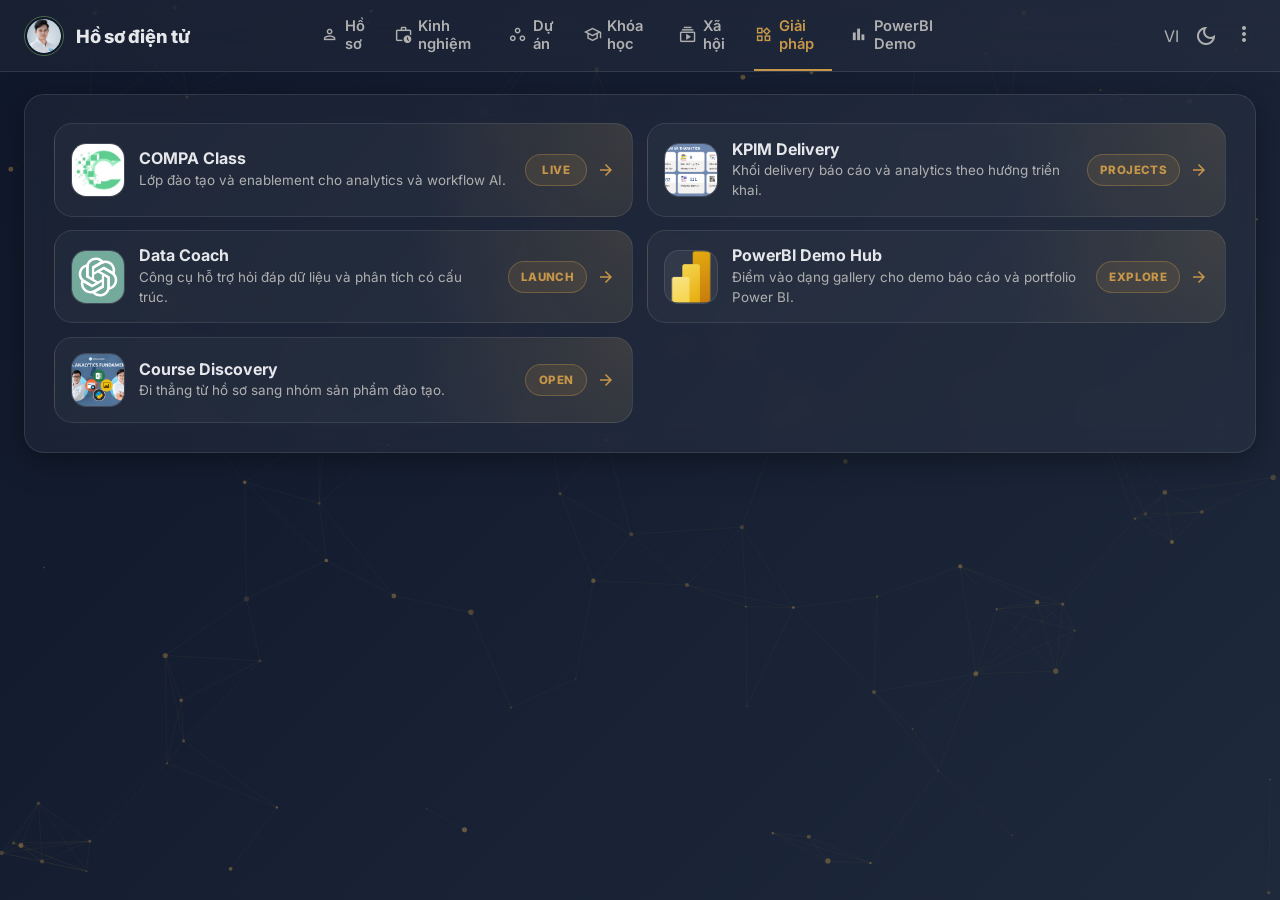
<file: solutions.html>
<!DOCTYPE html>
<html class="dark" lang="vi">

<head>
    <meta charset="utf-8" />
    <meta content="width=device-width, initial-scale=1.0" name="viewport" />
    <title>Solutions | Nguyen Quang Duc</title>
    <link href="https://fonts.googleapis.com/css2?family=Inter:wght@300;400;500;600;700;800&amp;display=swap"
        rel="stylesheet" />
    <link
        href="https://fonts.googleapis.com/css2?family=Material+Symbols+Outlined:wght,FILL@100..700,0..1&amp;display=swap"
        rel="stylesheet" />
    <link href="./assets/css/subpage-shell.css" rel="stylesheet" />
</head>

<body data-page="solutions">
    <canvas id="bgCanvas" class="shell-canvas"></canvas>

    <div class="site-shell">
        <header class="site-header">
            <a class="brand" href="./index.html">
                <img alt="Nguyen Quang Duc" src="./assets/images/KPIM-Duc-Nguyen.png" />
                <span class="brand-title t-lang" data-en="E-Profile" data-vi="Hồ sơ điện tử">E-Profile</span>
            </a>
            <nav class="top-nav">
                <a class="nav-link" data-page-link="profile" href="./index.html"><span
                        class="material-symbols-outlined">person</span><span class="t-lang" data-en="Profile"
                        data-vi="Hồ sơ">Profile</span></a>
                <a class="nav-link" data-page-link="experience" href="./experience.html"><span
                        class="material-symbols-outlined">work_history</span><span class="t-lang" data-en="Experience"
                        data-vi="Kinh nghiệm">Experience</span></a>
                <a class="nav-link" data-page-link="projects" href="./projects.html"><span
                        class="material-symbols-outlined">workspaces</span><span class="t-lang" data-en="Projects"
                        data-vi="Dự án">Projects</span></a>
                <a class="nav-link" data-page-link="courses" href="./courses.html"><span
                        class="material-symbols-outlined">school</span><span class="t-lang" data-en="Courses"
                        data-vi="Khóa học">Courses</span></a>
                <a class="nav-link" data-page-link="socials" href="./socials.html"><span
                        class="material-symbols-outlined">subscriptions</span><span class="t-lang" data-en="Socials"
                        data-vi="Xã hội">Socials</span></a>
                <a class="nav-link" data-page-link="solutions" href="./solutions.html"><span
                        class="material-symbols-outlined">widgets</span><span class="t-lang" data-en="Solutions"
                        data-vi="Giải pháp">Solutions</span></a>
                <a class="nav-link" data-page-link="powerbi" href="./powerbi.html"><span
                        class="material-symbols-outlined">bar_chart</span><span class="t-lang"
                        data-en="PowerBI Demo" data-vi="PowerBI Demo">PowerBI Demo</span></a>
            </nav>
            <div class="header-actions">
                <button class="header-icon-btn" id="lang-toggle-btn" type="button">VI</button>
                <button class="header-icon-btn material-symbols-outlined" id="theme-toggle-btn"
                    type="button">dark_mode</button>
            </div>
        </header>

        <main class="shell-main">
            <section class="glass-panel hero-panel solution-actions-panel">
                <div class="solution-actions-grid">
                    <a class="solution-action-tile" href="https://compaclass.com" rel="noreferrer" target="_blank">
                        <img alt="COMPA Class" src="./assets/images/COMPA-CLASS.jpg" />
                        <div class="solution-action-copy">
                            <strong>COMPA Class</strong>
                            <span class="t-lang" data-en="Training and enablement layer for analytics and AI workflows."
                                data-vi="Lớp đào tạo và enablement cho analytics và workflow AI.">Training and
                                enablement layer for analytics and AI workflows.</span>
                        </div>
                        <span class="solution-action-meta">
                            <span class="solution-action-badge">Live</span>
                            <span class="material-symbols-outlined">arrow_forward</span>
                        </span>
                    </a>

                    <a class="solution-action-tile" href="./projects.html">
                        <img alt="KPIM Delivery" src="./assets/images/KPI.png" />
                        <div class="solution-action-copy">
                            <strong>KPIM Delivery</strong>
                            <span class="t-lang" data-en="Execution-focused reporting and analytics delivery."
                                data-vi="Khối delivery báo cáo và analytics theo hướng triển khai.">Execution-focused
                                reporting and analytics delivery.</span>
                        </div>
                        <span class="solution-action-meta">
                            <span class="solution-action-badge">Projects</span>
                            <span class="material-symbols-outlined">arrow_forward</span>
                        </span>
                    </a>

                    <a class="solution-action-tile"
                        href="https://chatgpt.com/g/g-68c3c734d148819184c20b1e658ac81d-kpim-data-coach" rel="noreferrer"
                        target="_blank">
                        <img alt="Data Coach" src="./assets/images/chatgpt-logo.svg" />
                        <div class="solution-action-copy">
                            <strong>Data Coach</strong>
                            <span class="t-lang"
                                data-en="Conversational support for data questions and structured analysis."
                                data-vi="Công cụ hỗ trợ hỏi đáp dữ liệu và phân tích có cấu trúc.">Conversational support
                                for data questions and structured analysis.</span>
                        </div>
                        <span class="solution-action-meta">
                            <span class="solution-action-badge">Launch</span>
                            <span class="material-symbols-outlined">arrow_forward</span>
                        </span>
                    </a>

                    <a class="solution-action-tile" href="./powerbi.html">
                        <img alt="PowerBI Demo Hub" src="./assets/images/power-bi-icon.png" />
                        <div class="solution-action-copy">
                            <strong>PowerBI Demo Hub</strong>
                            <span class="t-lang"
                                data-en="Gallery entry point for report demos and portfolio samples."
                                data-vi="Điểm vào dạng gallery cho demo báo cáo và portfolio Power BI.">Gallery entry
                                point for report demos and portfolio samples.</span>
                        </div>
                        <span class="solution-action-meta">
                            <span class="solution-action-badge">Explore</span>
                            <span class="material-symbols-outlined">arrow_forward</span>
                        </span>
                    </a>

                    <a class="solution-action-tile" href="./courses.html">
                        <img alt="Course Discovery" src="./assets/images/data-analytics-fundamental.webp" />
                        <div class="solution-action-copy">
                            <strong>Course Discovery</strong>
                            <span class="t-lang" data-en="Fast route from profile context into course products."
                                data-vi="Đi thẳng từ hồ sơ sang nhóm sản phẩm đào tạo.">Fast route from profile context
                                into course products.</span>
                        </div>
                        <span class="solution-action-meta">
                            <span class="solution-action-badge">Open</span>
                            <span class="material-symbols-outlined">arrow_forward</span>
                        </span>
                    </a>
                </div>
            </section>
        </main>

        <nav class="bottom-nav">
            <a class="bottom-link" data-page-link="profile" href="./index.html"><span
                    class="material-symbols-outlined">person</span><span class="t-lang" data-en="Profile"
                    data-vi="Hồ sơ">Profile</span></a>
            <a class="bottom-link" data-page-link="experience" href="./experience.html"><span
                    class="material-symbols-outlined">work_history</span><span class="t-lang" data-en="Exp"
                    data-vi="KN">Exp</span></a>
            <a class="bottom-link" data-page-link="projects" href="./projects.html"><span
                    class="material-symbols-outlined">workspaces</span><span class="t-lang" data-en="Projects"
                    data-vi="Dự án">Projects</span></a>
            <a class="bottom-link" data-page-link="courses" href="./courses.html"><span
                    class="material-symbols-outlined">school</span><span class="t-lang" data-en="Courses"
                    data-vi="Khóa học">Courses</span></a>
            <a class="bottom-link" data-page-link="socials" href="./socials.html"><span
                    class="material-symbols-outlined">subscriptions</span><span class="t-lang" data-en="Social"
                    data-vi="XH">Social</span></a>
            <a class="bottom-link" data-page-link="solutions" href="./solutions.html"><span
                    class="material-symbols-outlined">widgets</span><span class="t-lang" data-en="Solutions"
                    data-vi="Giải pháp">Solutions</span></a>
            <a class="bottom-link" data-page-link="powerbi" href="./powerbi.html"><span
                    class="material-symbols-outlined">bar_chart</span><span class="t-lang" data-en="PowerBI"
                    data-vi="PowerBI">PowerBI</span></a>
        </nav>
    </div>

    <script src="./assets/js/subpage-shell.js"></script>
</body>

</html>
</file>
<file: assets/css/subpage-shell.css>
:root {
    --bg-start: #f8fafc;
    --bg-end: #e2e8f0;
    --primary-color: #4c6b4b;
    --primary-hover-color: #6d916b;
    --accent-color: #c69749;
    --accent-hover-color: #a37a3b;
    --text-color: #334155;
    --soft-text-color: #64748b;
    --border-color: rgba(0, 0, 0, 0.08);
    --card-bg: rgba(255, 255, 255, 0.6);
    --card-hover-bg: rgba(255, 255, 255, 0.92);
    --shadow-color: rgba(76, 107, 75, 0.12);
}

.dark {
    --bg-start: #0f172a;
    --bg-end: #1e293b;
    --primary-color: #4c6b4b;
    --primary-hover-color: #6d916b;
    --accent-color: #c69749;
    --accent-hover-color: #a37a3b;
    --text-color: #e5e7eb;
    --soft-text-color: #b0b0b0;
    --border-color: rgba(255, 255, 255, 0.1);
    --card-bg: rgba(255, 255, 255, 0.04);
    --card-hover-bg: rgba(255, 255, 255, 0.08);
    --shadow-color: rgba(0, 0, 0, 0.35);
}

* {
    box-sizing: border-box;
}

html {
    scroll-behavior: smooth;
}

body {
    margin: 0;
    min-height: 100vh;
    background: linear-gradient(135deg, var(--bg-start), var(--bg-end));
    color: var(--text-color);
    font-family: "Inter", sans-serif;
    overflow-x: hidden;
}

a {
    color: inherit;
    text-decoration: none;
}

img {
    max-width: 100%;
    display: block;
}

button,
input,
select {
    font: inherit;
}

.shell-canvas {
    position: fixed;
    inset: 0;
    width: 100%;
    height: 100%;
    pointer-events: none;
    opacity: 0.78;
    z-index: 0;
}

.site-shell {
    position: relative;
    z-index: 1;
    min-height: 100vh;
    display: flex;
    flex-direction: column;
}

.site-header {
    position: sticky;
    top: 0;
    z-index: 20;
    display: flex;
    align-items: center;
    justify-content: space-between;
    gap: 1rem;
    height: 72px;
    padding: 0 1rem;
    border-bottom: 1px solid var(--border-color);
    background: var(--card-bg);
    backdrop-filter: blur(18px);
    -webkit-backdrop-filter: blur(18px);
}

.brand {
    display: flex;
    align-items: center;
    gap: 0.75rem;
    min-width: 0;
}

.brand img {
    width: 40px;
    height: 40px;
    border-radius: 999px;
    object-fit: cover;
    border: 1px solid var(--primary-color);
    padding: 2px;
    background: var(--bg-start);
}

.brand-title {
    font-size: 1.15rem;
    font-weight: 800;
    letter-spacing: -0.02em;
    white-space: nowrap;
}

.top-nav {
    display: none;
    position: absolute;
    left: 50%;
    transform: translateX(-50%);
    height: 100%;
    align-items: stretch;
    gap: 1.1rem;
}

.nav-link {
    display: flex;
    align-items: center;
    gap: 0.35rem;
    height: 100%;
    border-bottom: 2px solid transparent;
    color: var(--soft-text-color);
    font-size: 0.92rem;
    font-weight: 600;
    transition: color 0.2s ease, border-color 0.2s ease;
}

.nav-link:hover,
.nav-link.active {
    color: var(--accent-color);
    border-bottom-color: var(--accent-color);
}

.nav-link .material-symbols-outlined {
    font-size: 1.2rem;
}

.header-actions {
    display: flex;
    align-items: center;
    gap: 0.9rem;
}

.header-menu-container {
    position: relative;
}

.header-icon-btn {
    border: 0;
    background: transparent;
    color: var(--soft-text-color);
    cursor: pointer;
    padding: 0;
    transition: color 0.2s ease;
}

.header-icon-btn:hover {
    color: var(--accent-color);
}

.header-menu {
    position: absolute;
    top: calc(100% + 0.9rem);
    right: 0;
    width: 14rem;
    display: none;
    flex-direction: column;
    overflow: hidden;
    border: 1px solid var(--border-color);
    border-radius: 1rem;
    background: rgba(248, 250, 252, 0.97);
    box-shadow: 0 20px 45px rgba(15, 23, 42, 0.22);
    backdrop-filter: blur(20px);
    -webkit-backdrop-filter: blur(20px);
    z-index: 35;
}

.dark .header-menu {
    background: rgba(30, 41, 59, 0.97);
}

.header-menu.open {
    display: flex;
}

.menu-action {
    width: 100%;
    display: flex;
    align-items: center;
    gap: 0.75rem;
    border: 0;
    border-bottom: 1px solid var(--border-color);
    background: transparent;
    color: var(--text-color);
    cursor: pointer;
    text-align: left;
    padding: 0.9rem 1rem;
    transition: background 0.2s ease, color 0.2s ease;
}

.menu-action:last-child {
    border-bottom: 0;
}

.menu-action:hover {
    background: var(--card-hover-bg);
}

.menu-action .material-symbols-outlined {
    font-size: 1.1rem;
}

.menu-action-label {
    font-size: 0.92rem;
    font-weight: 600;
}

.app-modal {
    position: fixed;
    inset: 0;
    z-index: 60;
    display: flex;
    align-items: center;
    justify-content: center;
    padding: 1.25rem;
    background: rgba(15, 23, 42, 0.62);
    backdrop-filter: blur(10px);
    -webkit-backdrop-filter: blur(10px);
    opacity: 0;
    visibility: hidden;
    pointer-events: none;
    transition: opacity 0.24s ease, visibility 0.24s ease;
}

.app-modal.open {
    opacity: 1;
    visibility: visible;
    pointer-events: auto;
}

.modal-panel {
    width: min(92vw, 820px);
    max-height: 90vh;
    display: flex;
    flex-direction: column;
    overflow: hidden;
    transform: translateY(10px) scale(0.97);
    transition: transform 0.24s ease;
}

.app-modal.open .modal-panel {
    transform: translateY(0) scale(1);
}

.modal-header {
    display: flex;
    align-items: center;
    justify-content: space-between;
    gap: 1rem;
    padding: 1rem 1.1rem;
    border-bottom: 1px solid var(--border-color);
}

.modal-title {
    margin: 0;
    color: var(--accent-color);
    font-size: 1.05rem;
    font-weight: 800;
}

.modal-body {
    padding: 1.25rem 1.25rem 1.4rem;
    overflow: auto;
}

.modal-stack {
    display: flex;
    flex-direction: column;
    align-items: center;
    gap: 1rem;
}

.modal-icon {
    font-size: 4rem;
    color: var(--accent-color);
    font-variation-settings: "FILL" 1;
}

.modal-copy {
    width: 100%;
    display: flex;
    flex-direction: column;
    gap: 0.8rem;
}

.modal-link-box {
    width: 100%;
    display: flex;
    align-items: flex-start;
    gap: 0.7rem;
    padding: 0.9rem 1rem;
    border: 1px solid var(--border-color);
    border-radius: 1rem;
    background: rgba(255, 255, 255, 0.03);
}

.modal-link-box .material-symbols-outlined {
    margin-top: 0.05rem;
    font-size: 1rem;
    color: var(--soft-text-color);
}

.modal-link-box span:last-child {
    color: var(--soft-text-color);
    font-size: 0.82rem;
    line-height: 1.65;
    word-break: break-all;
}

.modal-actions {
    display: flex;
    flex-wrap: wrap;
    justify-content: center;
    gap: 0.75rem;
}

.modal-action-btn {
    display: inline-flex;
    align-items: center;
    justify-content: center;
    gap: 0.45rem;
    min-height: 44px;
    padding: 0.7rem 1rem;
    border: 0;
    border-radius: 0.9rem;
    cursor: pointer;
    font-size: 0.9rem;
    font-weight: 700;
    color: #fff;
    text-decoration: none;
    transition: transform 0.2s ease, background 0.2s ease;
}

.modal-action-btn:hover {
    transform: translateY(-1px);
}

.modal-action-btn.primary {
    background: var(--primary-color);
}

.modal-action-btn.primary:hover {
    background: var(--primary-hover-color);
}

.modal-action-btn.accent {
    background: var(--accent-color);
}

.modal-action-btn.accent:hover {
    background: var(--accent-hover-color);
}

.modal-share-group {
    width: 100%;
    display: flex;
    flex-direction: column;
    gap: 0.75rem;
}

.modal-share-label {
    margin: 0;
    color: var(--soft-text-color);
    font-size: 0.76rem;
    font-weight: 800;
    letter-spacing: 0.18em;
    text-align: center;
    text-transform: uppercase;
}

.social-share-grid {
    width: 100%;
    display: grid;
    grid-template-columns: repeat(2, minmax(0, 1fr));
    gap: 0.75rem;
}

.social-share-link {
    display: flex;
    align-items: center;
    gap: 0.75rem;
    padding: 0.85rem 0.95rem;
    border: 1px solid var(--border-color);
    border-radius: 1rem;
    background: rgba(255, 255, 255, 0.03);
    transition: background 0.2s ease, transform 0.2s ease;
}

.social-share-link:hover {
    background: var(--card-hover-bg);
    transform: translateY(-1px);
}

.social-share-badge {
    width: 2.25rem;
    height: 2.25rem;
    border-radius: 999px;
    display: inline-flex;
    align-items: center;
    justify-content: center;
    color: #fff;
    font-size: 0.78rem;
    font-weight: 800;
    flex-shrink: 0;
}

.social-share-text {
    color: var(--text-color);
    font-size: 0.88rem;
    font-weight: 700;
}

.qr-image {
    width: min(380px, 100%);
    aspect-ratio: 1;
    object-fit: contain;
    border-radius: 1rem;
    background: #fff;
    padding: 0.8rem;
    box-shadow: 0 18px 35px rgba(15, 23, 42, 0.18);
}

.business-card-frame {
    width: 100%;
    overflow: hidden;
    border: 1px solid var(--border-color);
    border-radius: 1rem;
    background: var(--bg-end);
}

.business-card-frame img {
    width: 100%;
    height: auto;
    object-fit: contain;
}

.shell-main {
    width: min(1320px, calc(100% - 2rem));
    margin: 1rem auto 6rem;
    display: flex;
    flex-direction: column;
    gap: 1.25rem;
}

.glass-panel {
    background: var(--card-bg);
    border: 1px solid var(--border-color);
    border-radius: 1.25rem;
    box-shadow: 0 8px 32px 0 var(--shadow-color);
    backdrop-filter: blur(12px);
    -webkit-backdrop-filter: blur(12px);
}

.section-head {
    display: flex;
    align-items: flex-start;
    justify-content: space-between;
    gap: 1rem;
    margin-bottom: 1.25rem;
}

.section-title {
    display: flex;
    align-items: center;
    gap: 0.55rem;
    margin: 0;
    color: var(--accent-color);
    font-size: 1rem;
    font-weight: 700;
}

.section-title .material-symbols-outlined {
    font-size: 1.5rem;
}

.section-subtitle {
    margin: 0.35rem 0 0;
    color: var(--soft-text-color);
    font-size: 0.92rem;
    line-height: 1.6;
}

.hero-panel {
    padding: 1.5rem;
}

.hero-kicker {
    display: inline-flex;
    align-items: center;
    gap: 0.45rem;
    padding: 0.4rem 0.7rem;
    border-radius: 999px;
    background: rgba(198, 151, 73, 0.16);
    color: var(--accent-color);
    font-size: 0.75rem;
    font-weight: 700;
    letter-spacing: 0.08em;
    text-transform: uppercase;
}

.hero-grid {
    display: grid;
    gap: 1.2rem;
}

.hero-copy h1 {
    margin: 0.9rem 0 0.65rem;
    font-size: clamp(1.9rem, 4vw, 3.4rem);
    line-height: 1.08;
    letter-spacing: -0.04em;
}

.hero-copy p {
    margin: 0;
    max-width: 62ch;
    color: var(--soft-text-color);
    line-height: 1.7;
}

.hero-actions {
    display: flex;
    flex-wrap: wrap;
    gap: 0.75rem;
    margin-top: 1.2rem;
}

.button-link {
    display: inline-flex;
    align-items: center;
    justify-content: center;
    gap: 0.4rem;
    min-height: 42px;
    padding: 0.65rem 1rem;
    border-radius: 999px;
    border: 1px solid var(--border-color);
    color: var(--text-color);
    background: transparent;
    font-size: 0.9rem;
    font-weight: 700;
    transition: transform 0.2s ease, border-color 0.2s ease, color 0.2s ease,
        background 0.2s ease;
}

.button-link:hover {
    transform: translateY(-1px);
    border-color: rgba(198, 151, 73, 0.55);
}

.button-link.primary {
    background: var(--accent-color);
    border-color: var(--accent-color);
    color: #fff;
}

.button-link.primary:hover {
    background: var(--accent-hover-color);
    border-color: var(--accent-hover-color);
}

.meta-grid {
    display: grid;
    gap: 0.8rem;
}

.meta-card {
    padding: 0.95rem 1rem;
    border-radius: 1rem;
    border: 1px solid var(--border-color);
    background: rgba(255, 255, 255, 0.03);
}

.meta-card strong {
    display: block;
    margin-bottom: 0.2rem;
    color: var(--accent-color);
    font-size: 1rem;
}

.meta-card span {
    color: var(--soft-text-color);
    font-size: 0.88rem;
}

.project-summary-panel .hero-copy,
.project-summary-panel .meta-grid {
    display: none;
}

.project-summary-grid {
    display: grid;
    gap: 0.7rem;
}

.project-metric-stack,
.project-insight-grid {
    display: grid;
    gap: 0.7rem;
}

.project-metric-stack {
    grid-template-columns: 1fr;
    grid-template-rows: repeat(2, minmax(0, 1fr));
    height: 100%;
}

.project-metric-card,
.project-visual-card {
    display: flex;
    flex-direction: column;
    justify-content: flex-start;
    height: 100%;
    padding: 0.75rem 0.85rem;
    border-radius: 0.9rem;
    border: 1px solid var(--border-color);
    background:
        radial-gradient(circle at top right, rgba(198, 151, 73, 0.14), transparent 42%),
        rgba(255, 255, 255, 0.03);
}

.project-summary-panel {
    padding: 1rem;
}

.project-metric-label,
.project-card-kicker {
    display: inline-flex;
    align-items: center;
    gap: 0.4rem;
    color: var(--accent-color);
    font-size: 0.72rem;
    font-weight: 800;
    letter-spacing: 0.08em;
    text-transform: uppercase;
}

.project-metric-card strong {
    display: block;
    margin-top: 0.45rem;
    font-size: clamp(1.7rem, 3.4vw, 2.35rem);
    line-height: 1;
    letter-spacing: -0.05em;
}

.project-metric-card p {
    margin: 0.25rem 0 0;
    color: var(--soft-text-color);
    font-size: 0.76rem;
    line-height: 1.4;
}

.project-card-head {
    display: flex;
    align-items: flex-start;
    justify-content: space-between;
    gap: 0.5rem;
    margin-bottom: 0.7rem;
}

.project-card-title {
    margin: 0.28rem 0 0;
    font-size: 0.95rem;
    line-height: 1.15;
}

.project-client-badge {
    display: inline-flex;
    align-items: center;
    justify-content: center;
    min-width: 1.75rem;
    height: 1.75rem;
    padding: 0 0.5rem;
    border-radius: 999px;
    background: rgba(198, 151, 73, 0.14);
    color: var(--accent-color);
    font-size: 0.8rem;
    font-weight: 800;
}

.project-role-layout {
    display: grid;
    gap: 0;
    height: 100%;
    align-content: center;
    justify-items: center;
}

.project-role-chart {
    position: relative;
    width: min(186px, 100%);
    aspect-ratio: 1;
    margin: 0 auto;
    border-radius: 50%;
    background: conic-gradient(rgba(255, 255, 255, 0.08) 0 100%);
    box-shadow: inset 0 0 0 1px rgba(255, 255, 255, 0.05);
}

.project-role-chart::after {
    content: "";
    position: absolute;
    inset: 31%;
    border-radius: 50%;
    border: 1px solid var(--border-color);
    background:
        radial-gradient(circle at top, rgba(198, 151, 73, 0.16), transparent 58%),
        rgba(15, 23, 42, 0.92);
}

html:not(.dark) .project-role-chart::after {
    background:
        radial-gradient(circle at top, rgba(198, 151, 73, 0.14), transparent 58%),
        rgba(255, 255, 255, 0.94);
}

.project-role-chart-center {
    position: absolute;
    inset: 0;
    z-index: 1;
    display: grid;
    place-content: center;
    text-align: center;
}

.project-role-chart-center strong {
    font-size: 1.02rem;
    line-height: 1;
}

.project-role-chart-center span {
    margin-top: 0.12rem;
    color: var(--soft-text-color);
    font-size: 0.6rem;
}

.project-role-labels {
    position: absolute;
    inset: 0;
    z-index: 2;
    pointer-events: none;
}

.project-role-label {
    position: absolute;
    display: inline-grid;
    gap: 0.08rem;
    max-width: 74px;
    transform: translate(-50%, -50%);
}

.project-role-label span {
    color: var(--text-color);
    font-size: 0.51rem;
    line-height: 1.12;
    white-space: normal;
}

.project-role-label strong {
    color: var(--label-color);
    font-size: 0.54rem;
    line-height: 1;
    font-weight: 800;
}

.project-role-label--left {
    text-align: left;
    transform: translate(0, -50%);
}

.project-role-label--right {
    text-align: right;
    transform: translate(-100%, -50%);
}

.project-role-label--center {
    text-align: center;
    transform: translate(-50%, -50%);
}

.project-client-directory {
    display: flex;
    flex-wrap: wrap;
    gap: 0.42rem;
    align-items: flex-start;
    align-content: flex-start;
}

.project-client-item {
    display: inline-flex;
    align-items: center;
    gap: 0.42rem;
    padding: 0.38rem 0.58rem;
    border-radius: 999px;
    border: 1px solid var(--border-color);
    background: rgba(255, 255, 255, 0.03);
}

.project-client-item img,
.project-client-fallback {
    width: 1.55rem;
    height: 1.55rem;
    border-radius: 0.55rem;
    object-fit: cover;
    border: 1px solid var(--border-color);
    background: rgba(255, 255, 255, 0.06);
}

.project-client-fallback {
    display: inline-flex;
    align-items: center;
    justify-content: center;
    color: var(--accent-color);
    font-size: 0.72rem;
    font-weight: 800;
}

.project-client-item strong {
    display: block;
    font-size: 0.74rem;
    line-height: 1.2;
    white-space: nowrap;
}

.project-empty {
    padding: 0.8rem;
    border-radius: 0.8rem;
    border: 1px dashed var(--border-color);
    color: var(--soft-text-color);
    font-size: 0.78rem;
    text-align: center;
}

.stack {
    display: grid;
    gap: 1rem;
}

.filters-row {
    display: flex;
    flex-wrap: wrap;
    gap: 0.75rem;
    margin-bottom: 1rem;
}

.field,
.input,
.select {
    width: 100%;
    min-height: 44px;
    padding: 0.75rem 0.95rem;
    border: 1px solid var(--border-color);
    border-radius: 0.9rem;
    background: rgba(255, 255, 255, 0.03);
    color: var(--text-color);
}

.filters-row .select {
    background: rgba(15, 23, 42, 0.88);
    color: #f8fafc;
    color-scheme: dark;
}

.filters-row .select option,
.filters-row .select optgroup {
    background: #0f172a;
    color: #f8fafc;
}

.input::placeholder {
    color: var(--soft-text-color);
}

.field-label {
    display: block;
    margin-bottom: 0.35rem;
    color: var(--soft-text-color);
    font-size: 0.78rem;
    font-weight: 700;
    letter-spacing: 0.04em;
    text-transform: uppercase;
}

.table-wrap {
    overflow: auto;
    border: 1px solid var(--border-color);
    border-radius: 1rem;
}

.data-table {
    width: 100%;
    border-collapse: collapse;
    min-width: 1180px;
}

.data-table th,
.data-table td {
    padding: 0.85rem 0.8rem;
    border-bottom: 1px solid var(--border-color);
    text-align: left;
    vertical-align: top;
    font-size: 0.84rem;
    line-height: 1.55;
}

.data-table th {
    position: sticky;
    top: 0;
    z-index: 1;
    background: rgba(15, 23, 42, 0.92);
    color: var(--accent-color);
    font-size: 0.75rem;
    font-weight: 800;
    letter-spacing: 0.06em;
    text-transform: uppercase;
    cursor: pointer;
}

.data-table th.light-surface {
    background: rgba(248, 250, 252, 0.96);
}

.data-table tr:hover td {
    background: rgba(255, 255, 255, 0.03);
}

.chip-list {
    display: flex;
    flex-wrap: wrap;
    gap: 0.35rem;
}

.chip {
    display: inline-flex;
    align-items: center;
    padding: 0.3rem 0.55rem;
    border: 1px solid rgba(198, 151, 73, 0.3);
    border-radius: 999px;
    background: rgba(198, 151, 73, 0.12);
    color: var(--accent-color);
    font-size: 0.72rem;
    font-weight: 700;
}

.logo-pill {
    display: flex;
    align-items: center;
    gap: 0.55rem;
}

.logo-pill img,
.client-fallback {
    width: 30px;
    height: 30px;
    border-radius: 0.75rem;
    object-fit: cover;
    border: 1px solid var(--border-color);
    background: rgba(255, 255, 255, 0.06);
}

.client-fallback {
    display: inline-flex;
    align-items: center;
    justify-content: center;
    color: var(--accent-color);
    font-size: 0.68rem;
    font-weight: 800;
}

.mobile-card-list {
    display: grid;
    gap: 0.85rem;
}

.mobile-card {
    padding: 1rem;
    border: 1px solid var(--border-color);
    border-radius: 1rem;
    background: rgba(255, 255, 255, 0.03);
}

.mobile-card h3 {
    margin: 0 0 0.65rem;
    font-size: 1rem;
}

.mobile-card .mobile-meta {
    display: grid;
    gap: 0.5rem;
    margin-top: 0.75rem;
}

.mobile-card .mobile-meta div {
    color: var(--soft-text-color);
    font-size: 0.84rem;
}

.mobile-card .mobile-meta strong {
    color: var(--text-color);
}

.timeline-shell {
    position: relative;
    display: grid;
    gap: 1rem;
}

.timeline-shell::before {
    content: "";
    position: absolute;
    left: 24px;
    top: 0;
    bottom: 0;
    width: 2px;
    background: linear-gradient(180deg, rgba(198, 151, 73, 0.1), rgba(198, 151, 73, 0.9), rgba(198, 151, 73, 0.08));
}

.chapter {
    position: relative;
    display: grid;
    gap: 1.5rem;
    padding: 3.5rem 1.75rem 2rem 4.5rem;
    border: 1px solid var(--border-color);
    border-radius: 1.6rem;
    background: var(--card-bg);
    min-height: 360px;
    transition: border-color 0.3s ease, transform 0.3s ease, box-shadow 0.3s ease;
}

.chapter:hover {
    border-color: rgba(198, 151, 73, 0.45);
    box-shadow: 0 20px 60px -24px rgba(198, 151, 73, 0.25);
}

.chapter::before {
    content: "";
    position: absolute;
    left: 15px;
    top: 1.15rem;
    width: 18px;
    height: 18px;
    border-radius: 999px;
    border: 2px solid var(--accent-color);
    background: var(--bg-start);
    box-shadow: 0 0 0 6px rgba(198, 151, 73, 0.12);
    z-index: 2;
}

.chapter-head {
    display: flex;
    flex-wrap: wrap;
    gap: 0.9rem 1rem;
    align-items: center;
    justify-content: flex-start;
}

.chapter-org {
    display: flex;
    align-items: center;
    gap: 0.85rem;
    flex-wrap: wrap;
}

.chapter-org img {
    width: 54px;
    height: 54px;
    border-radius: 1rem;
    object-fit: cover;
    border: 1px solid var(--border-color);
    background: rgba(255, 255, 255, 0.06);
}

.chapter-org h2 {
    margin: 0;
    font-size: 1.5rem;
    letter-spacing: -0.03em;
}

.chapter-role {
    margin: 0.25rem 0 0;
    color: var(--accent-color);
    font-size: 0.95rem;
    font-weight: 700;
}

.chapter-time {
    position: absolute;
    top: 0.9rem;
    left: 2.85rem;
    margin: 0;
    padding: 0.35rem 0.85rem;
    border-radius: 999px;
    background: rgba(198, 151, 73, 0.14);
    border: 1px solid rgba(198, 151, 73, 0.45);
    color: var(--accent-color);
    font-size: 0.72rem;
    font-weight: 700;
    letter-spacing: 0.12em;
    text-transform: uppercase;
    white-space: nowrap;
    z-index: 2;
    box-shadow: 0 0 0 4px rgba(198, 151, 73, 0.06);
}

.chapter-copy {
    color: var(--soft-text-color);
    line-height: 1.8;
    font-size: 1rem;
}

.chapter-copy p {
    margin: 0;
}

.photo-book {
    position: relative;
    display: grid;
    gap: 0.9rem;
    padding: 0.5rem;
    min-height: 260px;
}

.photo-book img {
    width: 100%;
    height: 100%;
    object-fit: cover;
    border-radius: 1.1rem;
    border: 1px solid var(--border-color);
    box-shadow: 0 14px 32px -18px rgba(0, 0, 0, 0.55),
        0 0 0 6px rgba(255, 255, 255, 0.02);
    transition: transform 0.45s cubic-bezier(0.2, 0.8, 0.2, 1),
        box-shadow 0.45s ease, z-index 0s linear 0.45s;
    will-change: transform;
}

.photo-book img:hover {
    transform: rotate(0deg) scale(1.04) translateY(-4px) !important;
    box-shadow: 0 24px 44px -16px rgba(198, 151, 73, 0.4),
        0 0 0 6px rgba(198, 151, 73, 0.08);
    z-index: 3;
    transition: transform 0.35s cubic-bezier(0.2, 0.8, 0.2, 1),
        box-shadow 0.35s ease, z-index 0s;
}

.photo-book--2 {
    grid-template-columns: minmax(0, 1.15fr) minmax(0, 0.9fr);
    grid-auto-rows: 260px;
}

.photo-book--2 img:nth-child(1) {
    transform: rotate(-2.2deg);
}

.photo-book--2 img:nth-child(2) {
    transform: rotate(2.4deg) translateY(1.2rem);
}

.photo-book--3 {
    grid-template-columns: repeat(2, minmax(0, 1fr));
    grid-template-rows: repeat(2, 160px);
    grid-template-areas:
        "a b"
        "a c";
}

.photo-book--3 img:nth-child(1) {
    grid-area: a;
    transform: rotate(-2.5deg);
}

.photo-book--3 img:nth-child(2) {
    grid-area: b;
    transform: rotate(2deg);
}

.photo-book--3 img:nth-child(3) {
    grid-area: c;
    transform: rotate(-1.5deg) translateY(0.4rem);
}

.embed-panel {
    position: relative;
    min-height: 560px;
    overflow: hidden;
}

.course-embed-shell {
    padding: 1rem;
}

.course-embed-panel {
    padding: 0.5rem;
    border-radius: 1.25rem;
    background: #ffffff;
    box-shadow: 0 20px 50px -34px rgba(15, 23, 42, 0.45);
}

.embed-panel iframe {
    width: 100%;
    min-height: 560px;
    border: 0;
}

.course-embed-panel iframe {
    display: block;
    border-radius: 0.95rem;
    background: #ffffff;
}

.embed-fallback {
    padding: 1rem 1.1rem;
    border: 1px solid rgba(198, 151, 73, 0.24);
    border-radius: 1rem;
    background: rgba(198, 151, 73, 0.08);
    color: var(--soft-text-color);
    line-height: 1.7;
}

.channel-grid,
.product-grid,
.demo-grid {
    display: grid;
    gap: 1rem;
}

.social-card,
.product-card,
.demo-card {
    display: flex;
    flex-direction: column;
    gap: 0.85rem;
    padding: 1rem;
    border: 1px solid var(--border-color);
    border-radius: 1.2rem;
    background: rgba(255, 255, 255, 0.03);
}

.social-card img,
.product-card img,
.demo-card img {
    width: 100%;
    height: 180px;
    object-fit: cover;
    border-radius: 1rem;
    border: 1px solid var(--border-color);
}

.social-card h3,
.product-card h3,
.demo-card h3 {
    margin: 0;
    font-size: 1rem;
}

.section-head--compact {
    margin-bottom: 0.9rem;
}

.facebook-embed-layout {
    display: grid;
    gap: 1rem;
}

.facebook-account-card,
.facebook-page-panel {
    display: flex;
    flex-direction: column;
    min-height: 100%;
    padding: 1rem;
    border: 1px solid var(--border-color);
    border-radius: 1.2rem;
    background: rgba(255, 255, 255, 0.03);
}

.facebook-account-head {
    display: grid;
    gap: 0.5rem;
}

.facebook-account-kicker {
    display: inline-flex;
    width: fit-content;
    align-items: center;
    padding: 0.28rem 0.62rem;
    border-radius: 999px;
    background: rgba(198, 151, 73, 0.12);
    color: var(--accent-color);
    font-size: 0.7rem;
    font-weight: 800;
    letter-spacing: 0.08em;
    text-transform: uppercase;
}

.facebook-account-head h3,
.facebook-panel-title {
    margin: 0;
    font-size: 1.05rem;
}

.facebook-account-link {
    display: inline-flex;
    align-items: center;
    gap: 0.55rem;
    margin-top: 1rem;
    color: var(--text-color);
    text-decoration: none;
    font-size: 0.9rem;
    font-weight: 700;
    word-break: break-all;
}

.facebook-account-link .material-symbols-outlined {
    color: var(--accent-color);
}

.facebook-account-actions {
    display: flex;
    flex-wrap: wrap;
    gap: 0.75rem;
    margin-top: auto;
    padding-top: 1rem;
}

.facebook-page-embed {
    padding: 0.5rem;
    margin-top: auto;
    border-radius: 1rem;
    background: rgba(255, 255, 255, 0.05);
}

.facebook-page-embed iframe {
    min-height: 620px;
}

.muted {
    color: var(--soft-text-color);
}

.solution-actions-panel {
    padding: 1rem;
}

.solution-actions-grid {
    display: grid;
    gap: 0.85rem;
}

.solution-action-tile {
    display: grid;
    grid-template-columns: 54px minmax(0, 1fr) auto;
    align-items: center;
    gap: 0.9rem;
    padding: 0.95rem 1rem;
    border-radius: 1.15rem;
    border: 1px solid var(--border-color);
    background:
        radial-gradient(circle at top right, rgba(198, 151, 73, 0.14), transparent 38%),
        rgba(255, 255, 255, 0.03);
    color: inherit;
    text-decoration: none;
    transition: transform 0.2s ease, border-color 0.2s ease, box-shadow 0.2s ease;
}

.solution-action-tile:hover {
    transform: translateY(-2px);
    border-color: rgba(198, 151, 73, 0.45);
    box-shadow: 0 18px 42px -28px rgba(198, 151, 73, 0.4);
}

.solution-action-tile img {
    width: 54px;
    height: 54px;
    border-radius: 0.95rem;
    object-fit: cover;
    border: 1px solid var(--border-color);
    background: rgba(255, 255, 255, 0.06);
}

.solution-action-copy {
    min-width: 0;
    display: grid;
    gap: 0.22rem;
}

.solution-action-copy strong {
    display: block;
    font-size: 1rem;
    line-height: 1.15;
}

.solution-action-copy span {
    color: var(--soft-text-color);
    font-size: 0.84rem;
    line-height: 1.45;
}

.solution-action-meta {
    display: inline-flex;
    align-items: center;
    gap: 0.55rem;
    color: var(--accent-color);
}

.solution-action-meta .material-symbols-outlined {
    font-size: 1.25rem;
}

.solution-action-badge {
    display: inline-flex;
    align-items: center;
    justify-content: center;
    min-width: 3.9rem;
    min-height: 2rem;
    padding: 0.35rem 0.75rem;
    border-radius: 999px;
    border: 1px solid rgba(198, 151, 73, 0.35);
    background: rgba(198, 151, 73, 0.12);
    color: var(--accent-color);
    font-size: 0.72rem;
    font-weight: 800;
    letter-spacing: 0.04em;
    text-transform: uppercase;
}

.powerbi-gallery-panel {
    padding: 1rem;
    border-color: rgba(148, 163, 184, 0.24);
    background: rgba(248, 250, 252, 0.94);
    box-shadow: 0 24px 60px -32px rgba(15, 23, 42, 0.45);
}

.powerbi-gallery-shell {
    display: grid;
    gap: 1.45rem;
}

.powerbi-group {
    display: grid;
    gap: 0.85rem;
}

.powerbi-group-head {
    display: flex;
    align-items: center;
    justify-content: space-between;
    gap: 0.85rem;
    flex-wrap: wrap;
}

.powerbi-group-title-wrap {
    display: flex;
    align-items: center;
    gap: 0.55rem;
    flex-wrap: wrap;
}

.powerbi-group-title {
    margin: 0;
    color: #1f2937;
    font-size: 1.05rem;
    font-weight: 700;
    letter-spacing: -0.02em;
}

.powerbi-group-count {
    display: inline-flex;
    align-items: center;
    justify-content: center;
    min-width: 1.9rem;
    height: 1.9rem;
    padding: 0 0.55rem;
    border-radius: 999px;
    background: rgba(59, 130, 246, 0.14);
    color: #2563eb;
    font-size: 0.92rem;
    font-weight: 800;
}

.powerbi-group-link {
    color: #2563eb;
    font-size: 0.92rem;
    font-weight: 600;
    text-decoration: none;
}

.powerbi-report-grid {
    display: grid;
    gap: 1rem;
}

.powerbi-report-card {
    display: flex;
    flex-direction: column;
    gap: 0.8rem;
    min-height: 100%;
    padding: 0.85rem;
    border: 1px solid #dbe4f0;
    border-radius: 0.7rem;
    background: #ffffff;
    color: #334155;
    text-decoration: none;
    box-shadow: 0 8px 24px -22px rgba(15, 23, 42, 0.35);
    transition: transform 0.18s ease, box-shadow 0.18s ease, border-color 0.18s ease;
}

.powerbi-report-card:hover {
    transform: translateY(-2px);
    border-color: #93c5fd;
    box-shadow: 0 16px 36px -24px rgba(37, 99, 235, 0.28);
}

.powerbi-report-thumb {
    display: flex;
    align-items: center;
    justify-content: center;
    aspect-ratio: 16 / 9;
    overflow: hidden;
    border-radius: 0.4rem;
    border: 1px solid #e5e7eb;
    background: #ffffff;
}

.powerbi-report-thumb img {
    width: 100%;
    height: 100%;
    object-fit: contain;
    background: #ffffff;
}

.powerbi-report-title {
    margin: 0;
    color: #334155;
    font-size: 0.98rem;
    font-weight: 600;
    line-height: 1.35;
}

.powerbi-report-meta {
    display: flex;
    flex-wrap: wrap;
    gap: 0.45rem 0.9rem;
    color: #7b8796;
    font-size: 0.74rem;
}

.powerbi-report-meta-item {
    display: inline-flex;
    align-items: center;
    gap: 0.22rem;
    white-space: nowrap;
}

.powerbi-report-meta-item .material-symbols-outlined {
    font-size: 0.98rem;
}

.powerbi-report-meta-item--accent {
    color: #fbbf24;
}

.spec-note {
    padding: 0.9rem 1rem;
    border-radius: 1rem;
    border: 1px dashed rgba(198, 151, 73, 0.35);
    color: var(--soft-text-color);
    background: rgba(198, 151, 73, 0.06);
    line-height: 1.7;
}

.bottom-nav {
    position: fixed;
    bottom: 0;
    left: 0;
    right: 0;
    z-index: 18;
    display: flex;
    justify-content: space-between;
    gap: 0.25rem;
    padding: 0.7rem 0.55rem 1rem;
    border-top: 1px solid var(--border-color);
    background: var(--card-bg);
    backdrop-filter: blur(18px);
    -webkit-backdrop-filter: blur(18px);
}

.bottom-link {
    flex: 1 1 0;
    min-width: 0;
    display: flex;
    flex-direction: column;
    align-items: center;
    gap: 0.2rem;
    color: var(--soft-text-color);
    font-size: 0.56rem;
    font-weight: 700;
    text-align: center;
    text-transform: uppercase;
    letter-spacing: 0.05em;
}

.bottom-link .material-symbols-outlined {
    font-size: 1.12rem;
}

.bottom-link.active {
    color: var(--accent-color);
}

.hidden-mobile {
    display: none;
}

@media (min-width: 768px) {
    .site-header {
        padding: 0 1.5rem;
    }

    .top-nav {
        display: flex;
    }

    .shell-main {
        width: min(1440px, calc(100% - 3rem));
        margin: 1.35rem auto;
    }

    .hero-panel {
        padding: 1.8rem;
    }

    .hero-grid {
        grid-template-columns: minmax(0, 1.7fr) minmax(320px, 0.9fr);
        align-items: start;
    }

    .meta-grid {
        grid-template-columns: repeat(2, minmax(0, 1fr));
    }

    .project-summary-grid {
        grid-template-columns: minmax(170px, 0.34fr) minmax(260px, 0.72fr) minmax(0, 0.94fr);
        align-items: stretch;
    }

    .project-metric-stack {
        grid-template-columns: 1fr;
        grid-template-rows: repeat(2, minmax(0, 1fr));
    }

    .project-insight-grid {
        display: contents;
    }

    .timeline-shell::before {
        left: 50%;
        margin-left: -1px;
    }

    .chapter {
        grid-template-columns: minmax(0, 1.05fr) minmax(0, 0.95fr);
        padding: 3.4rem 2.2rem 2.4rem 2.2rem;
        gap: 2.4rem;
        align-items: center;
        min-height: 420px;
    }

    .chapter::before {
        left: calc(50% - 9px);
        top: 1.05rem;
    }

    .chapter-time {
        top: 0.85rem;
        left: calc(50% + 22px);
    }

    .chapter--alt .chapter-time {
        left: auto;
        right: calc(50% + 22px);
    }

    .chapter:not(.chapter--alt) .chapter-text {
        text-align: right;
    }

    .chapter:not(.chapter--alt) .chapter-head,
    .chapter:not(.chapter--alt) .chapter-org {
        justify-content: flex-end;
    }

    .chapter:not(.chapter--alt) .chapter-org {
        flex-direction: row-reverse;
    }

    .chapter--alt .chapter-text {
        order: 2;
        text-align: left;
    }

    .chapter--alt .chapter-head,
    .chapter--alt .chapter-org {
        justify-content: flex-start;
    }

    .chapter--alt .photo-book {
        order: 1;
    }

    .chapter-text {
        padding-right: 0;
    }

    .photo-book {
        min-height: 340px;
    }

    .photo-book--2 {
        grid-auto-rows: 320px;
    }

    .photo-book--3 {
        grid-template-rows: repeat(2, 180px);
    }

    .channel-grid,
    .demo-grid {
        grid-template-columns: repeat(2, minmax(0, 1fr));
    }

    .facebook-embed-layout {
        grid-template-columns: minmax(280px, 0.78fr) minmax(0, 1.22fr);
        align-items: stretch;
    }

    .product-grid {
        grid-template-columns: repeat(3, minmax(0, 1fr));
    }

    .solution-actions-grid {
        grid-template-columns: repeat(2, minmax(0, 1fr));
    }

    .powerbi-report-grid {
        grid-template-columns: repeat(2, minmax(0, 1fr));
    }

    .mobile-card-list {
        display: none;
    }

    .bottom-nav {
        display: none;
    }
}

@media (min-width: 1200px) {
    .powerbi-report-grid {
        grid-template-columns: repeat(4, minmax(0, 1fr));
    }
}

@media (max-width: 767px) {
    .header-menu {
        width: min(15rem, calc(100vw - 2rem));
    }

    .modal-panel {
        width: min(100%, 92vw);
    }

    .modal-body {
        padding: 1rem;
    }

    .social-share-grid {
        grid-template-columns: 1fr;
    }

    .shell-main {
        padding-bottom: 0;
    }

    .table-wrap {
        display: none;
    }

    .photo-book,
    .photo-book--2,
    .photo-book--3 {
        grid-template-columns: repeat(2, minmax(0, 1fr));
        grid-template-rows: auto;
        grid-template-areas: none;
        grid-auto-rows: 150px;
        min-height: 0;
    }

    .photo-book--3 img:nth-child(1),
    .photo-book--3 img:nth-child(2),
    .photo-book--3 img:nth-child(3),
    .photo-book--2 img:nth-child(1),
    .photo-book--2 img:nth-child(2) {
        grid-area: auto;
        transform: rotate(0);
    }

    .photo-book--3 img:nth-child(1) {
        grid-column: span 2;
        height: 170px;
    }
}
</file>
